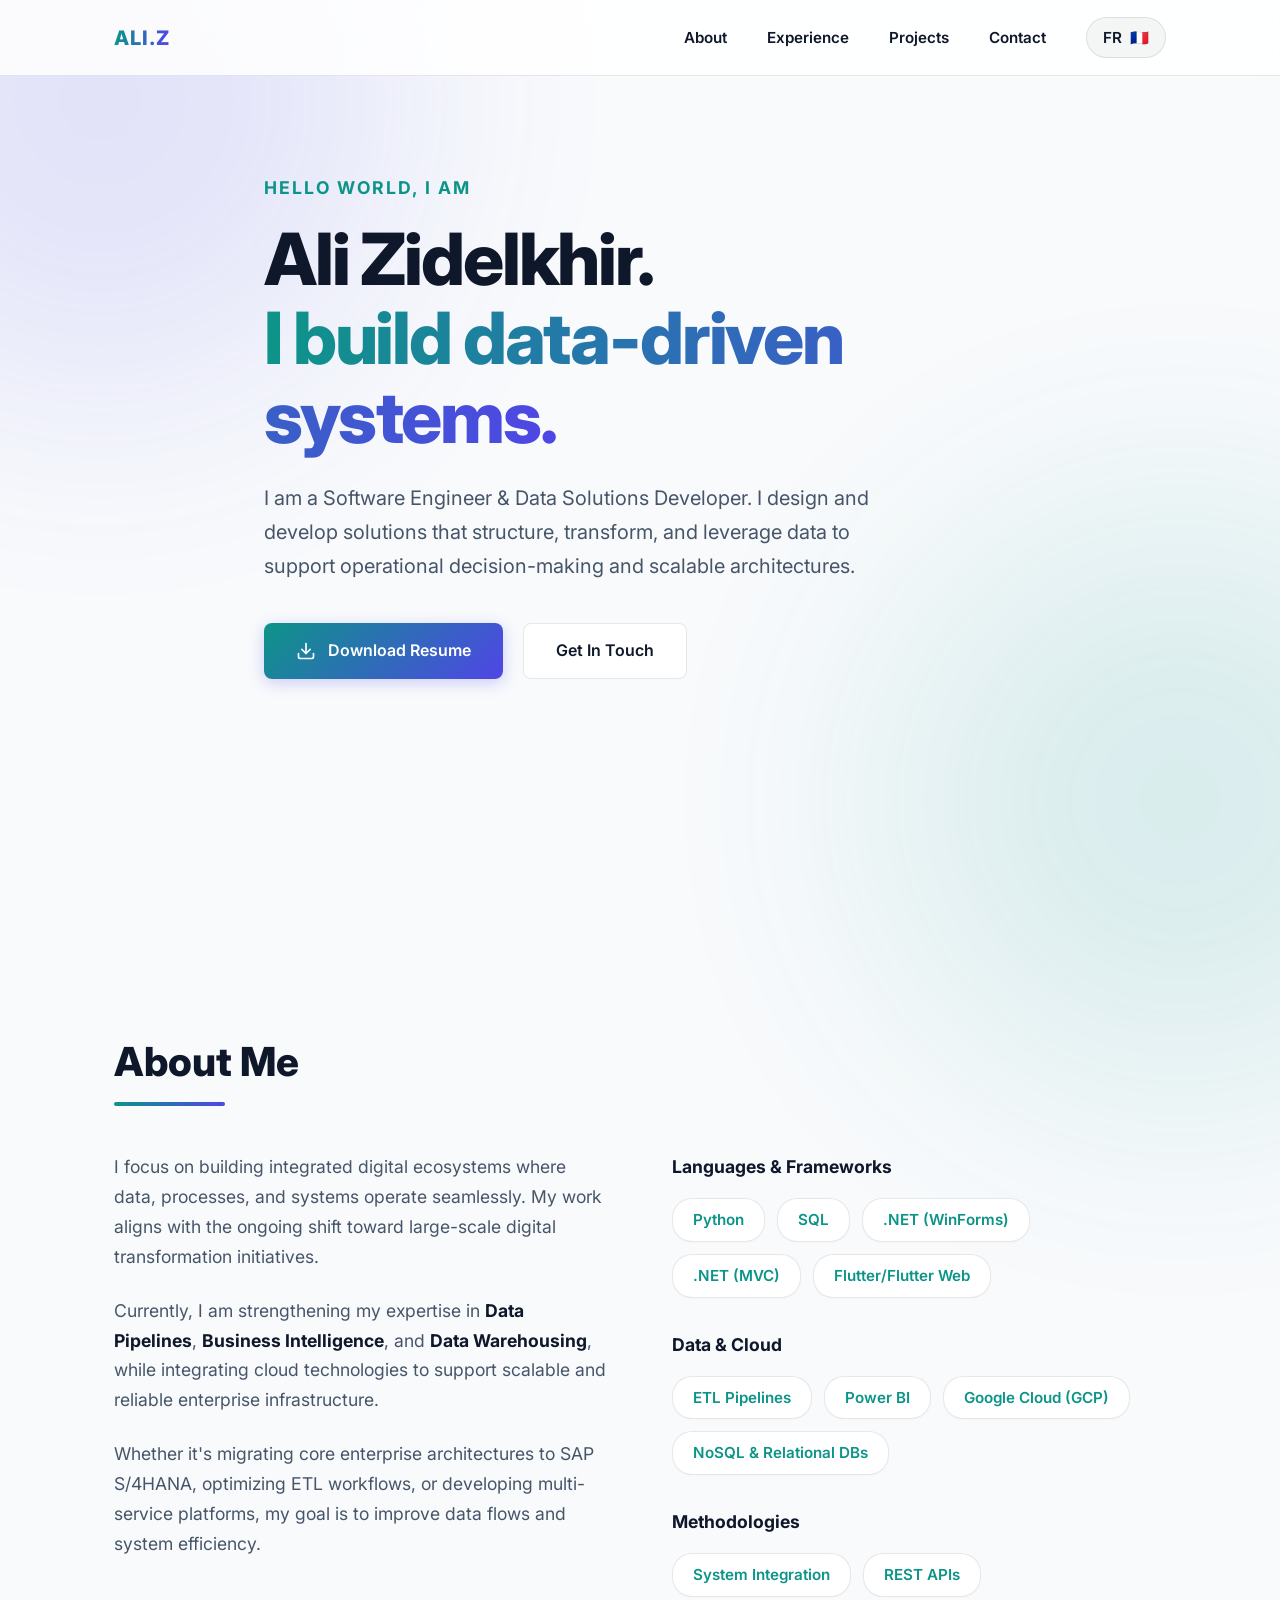
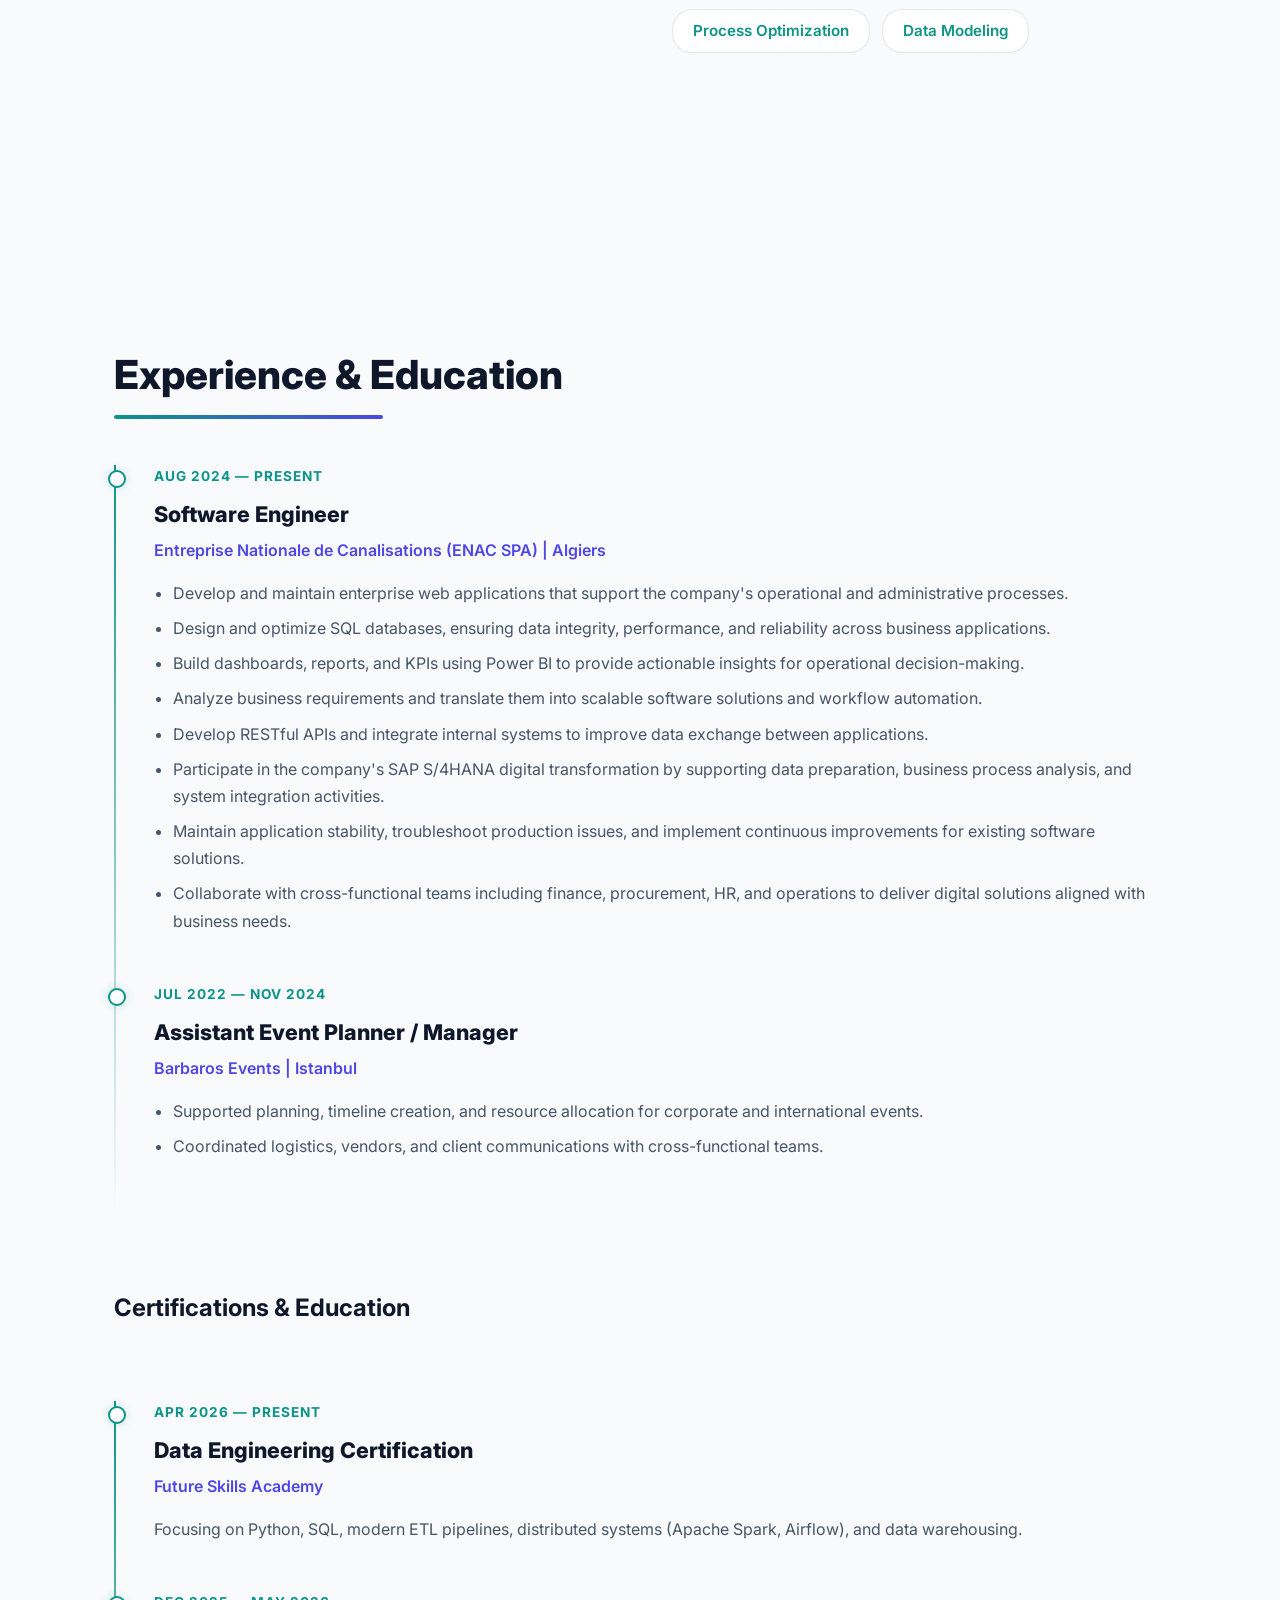
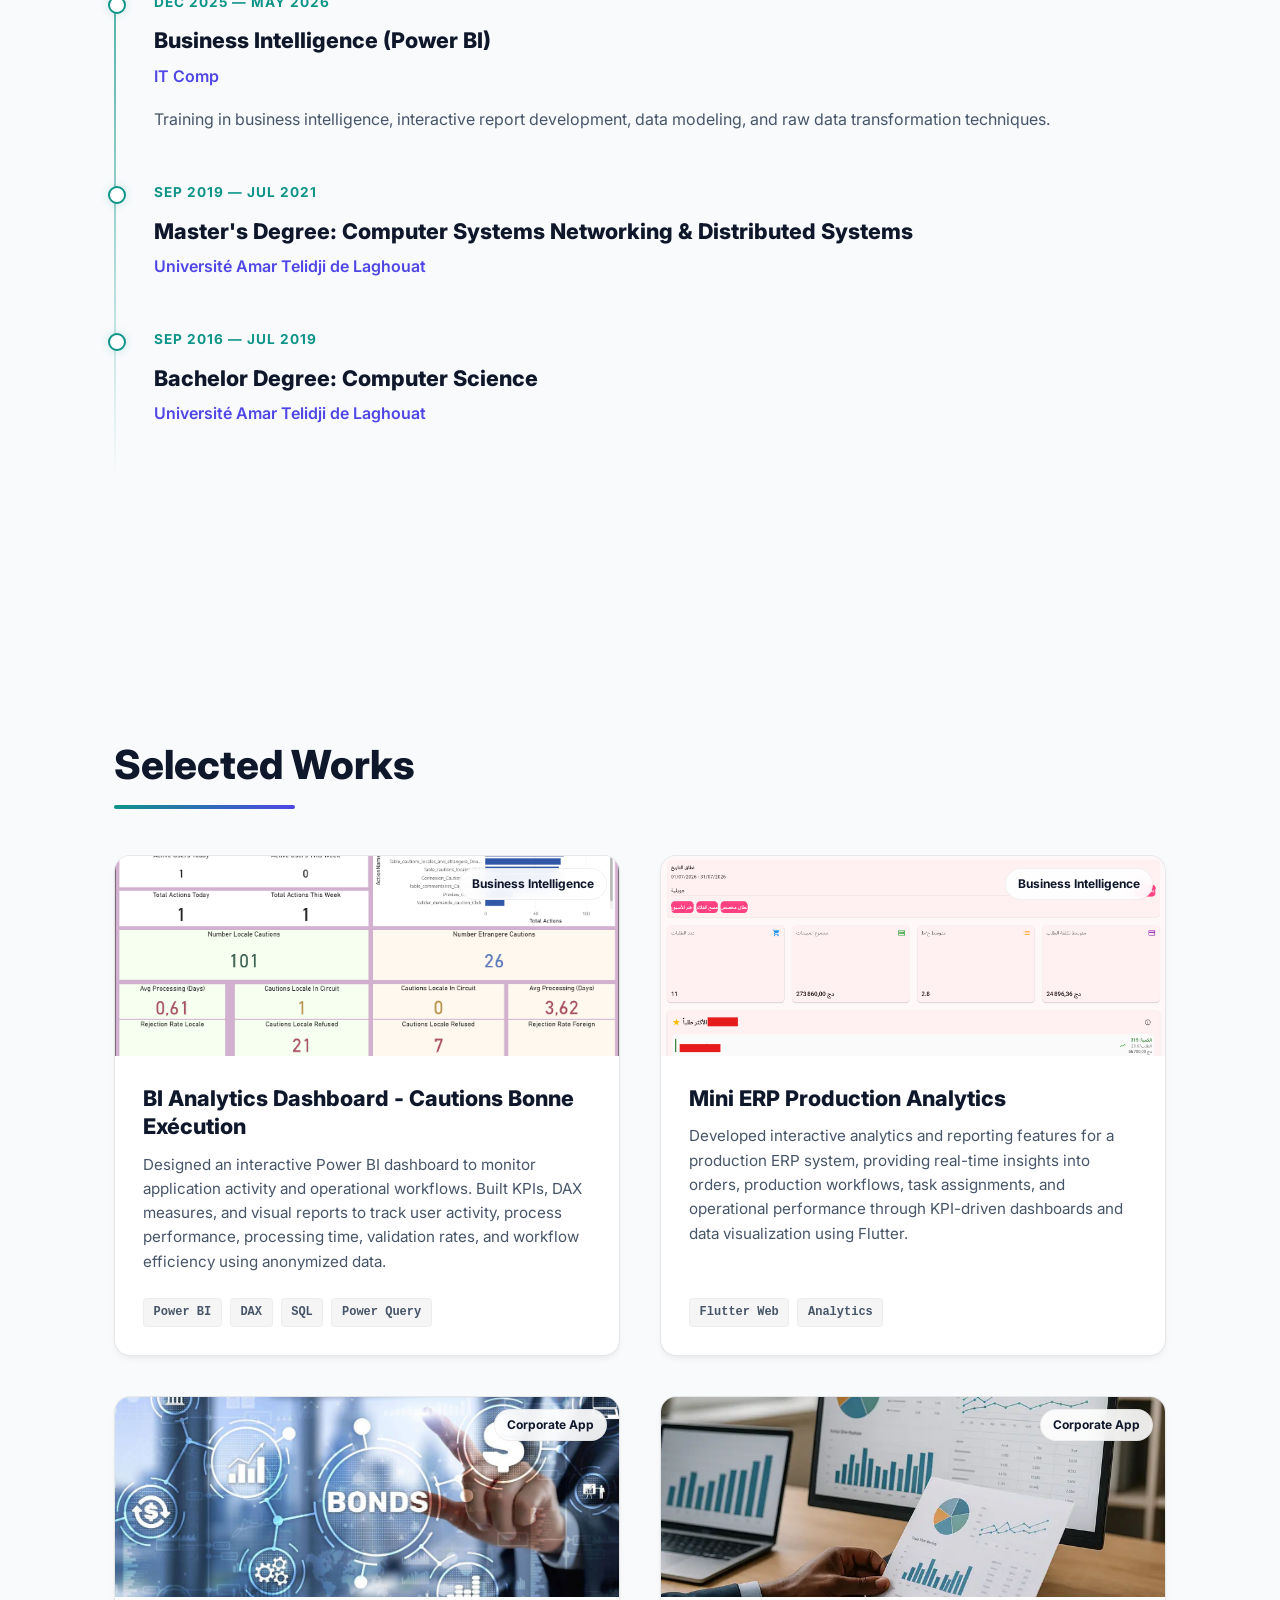
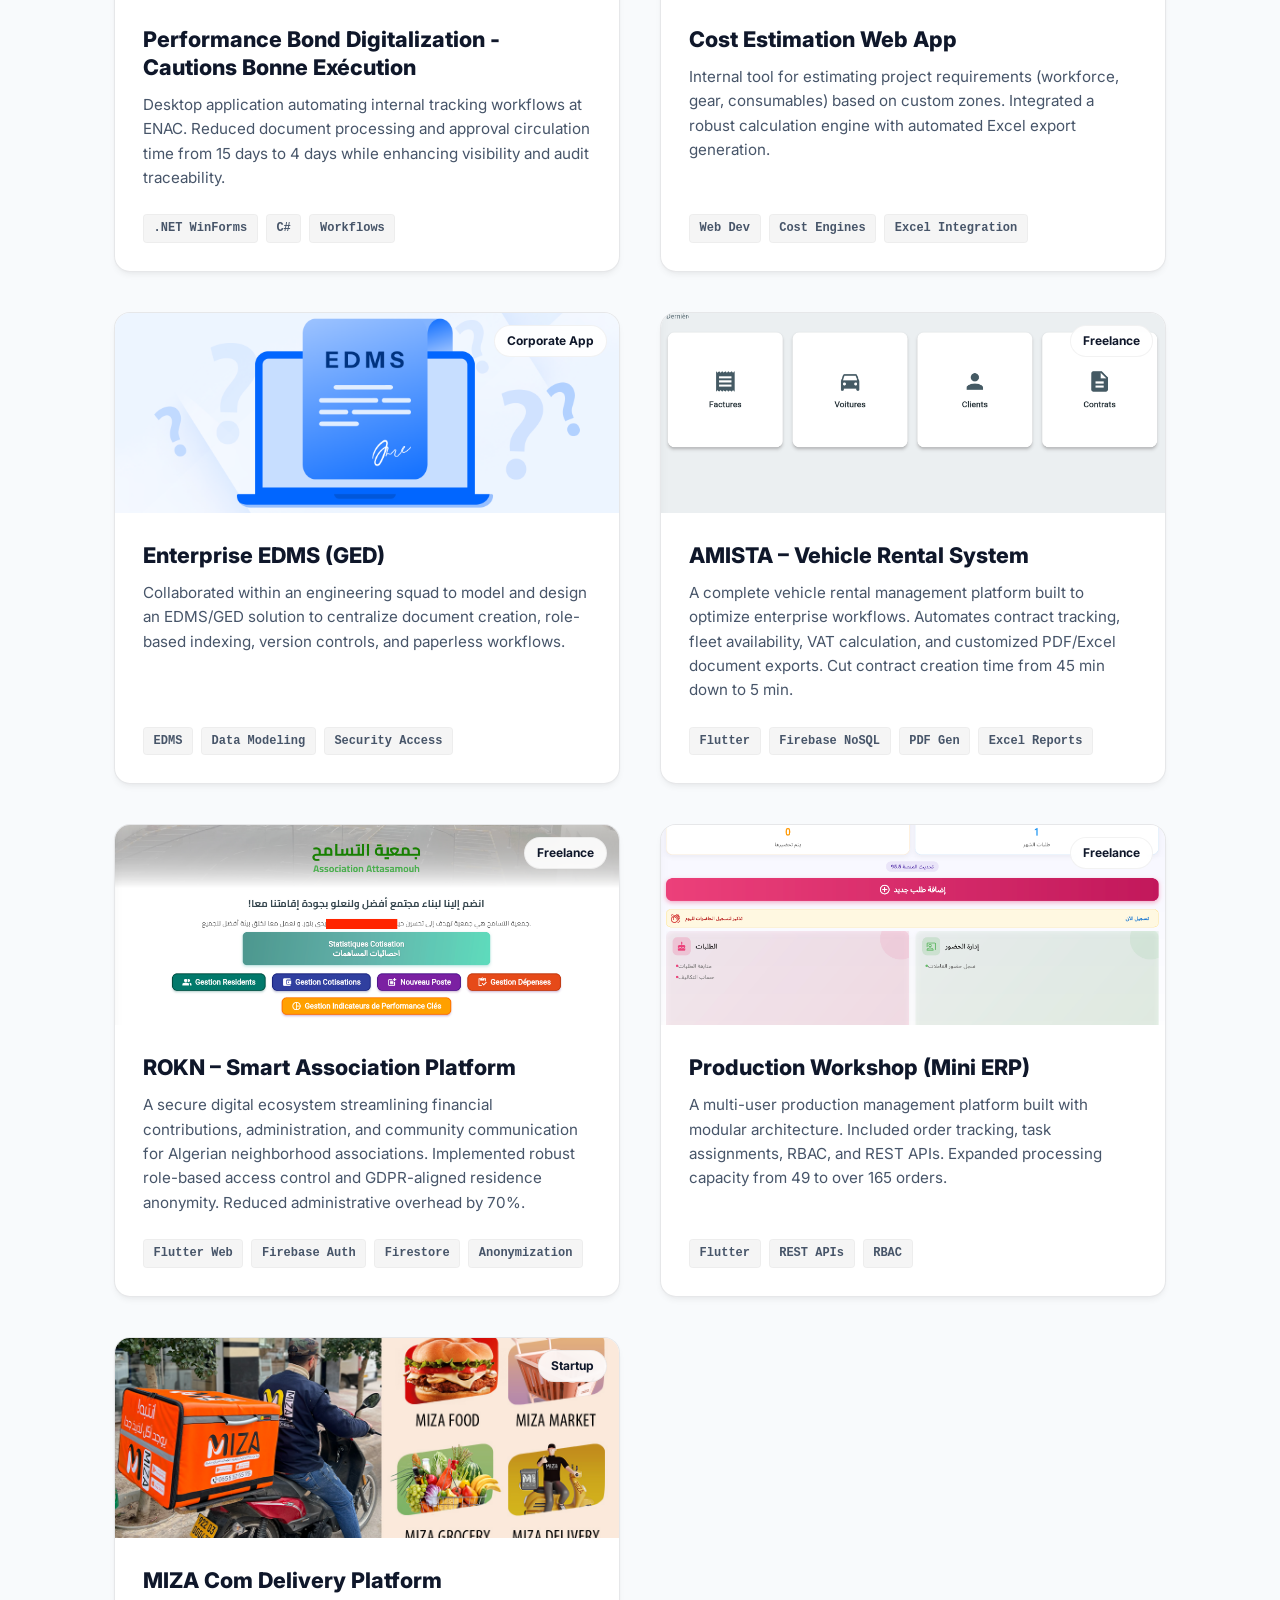
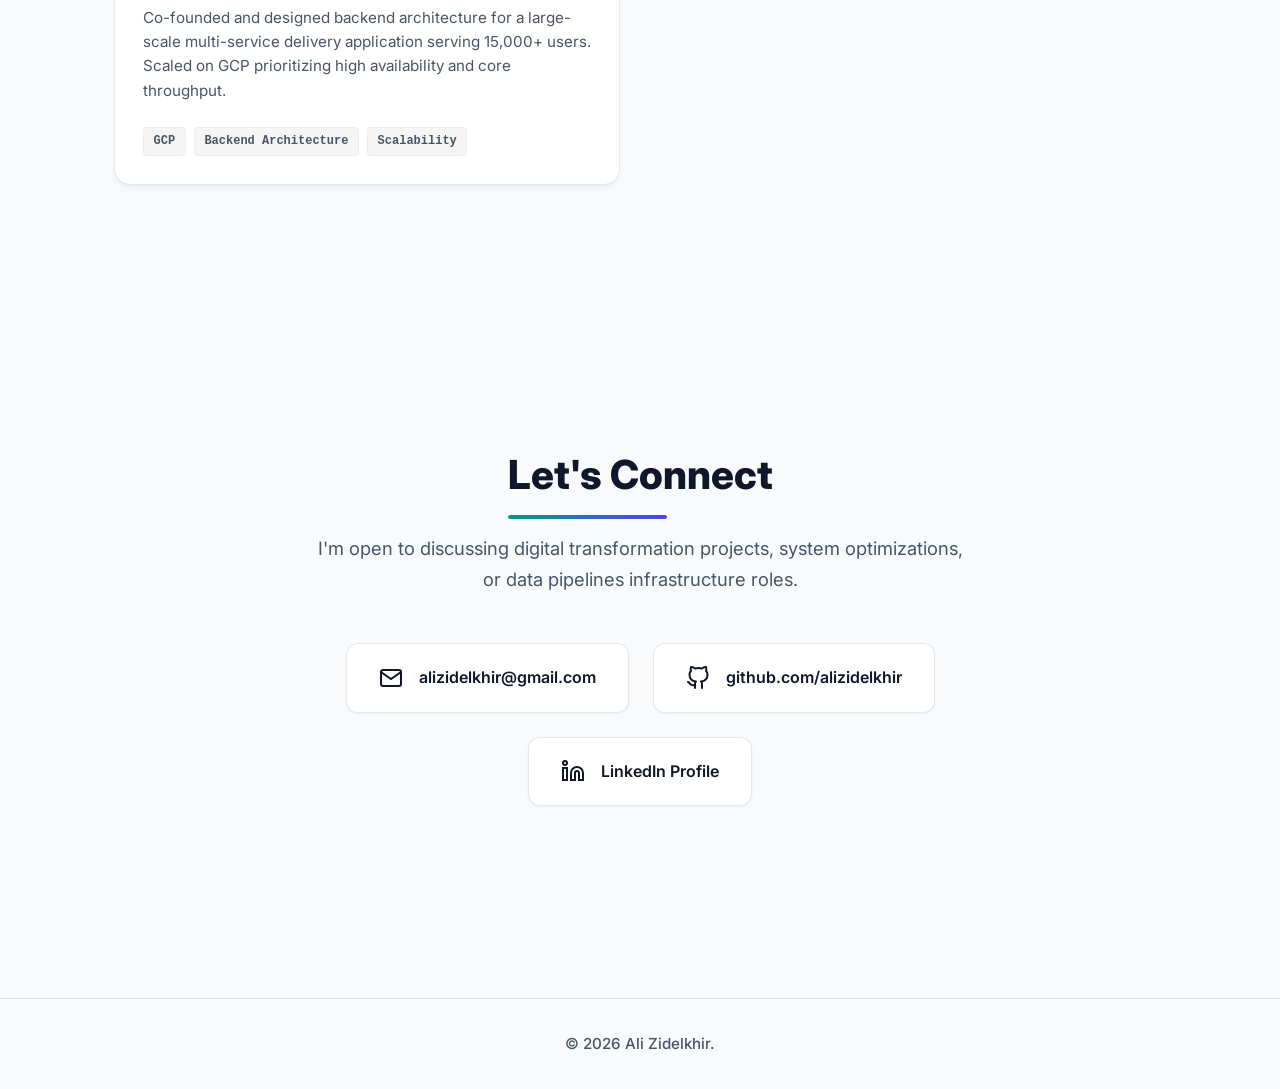
<file: index.html>
<!DOCTYPE html>
<html lang="en">
<head>
    <meta charset="UTF-8">
    <meta name="viewport" content="width=device-width, initial-scale=1.0">
    <title>Ali Zidelkhir | Software & Data Engineer</title>
    <link rel="preconnect" href="https://fonts.googleapis.com">
    <link rel="preconnect" href="https://fonts.gstatic.com" crossorigin>
    <link href="https://fonts.googleapis.com/css2?family=Inter:wght@300;400;500;600;700;800&display=swap" rel="stylesheet">
    <link rel="stylesheet" href="style.css">
</head>
<body>

    <!-- HEADER & NAVIGATION -->
    <header>
        <div class="container nav-container">
            <div class="logo"><a href="#hero">Ali.Z</a></div>
            <nav>
                <ul class="nav-links">
                    <li><a href="#about">About</a></li>
                    <li><a href="#experience">Experience</a></li>
                    <li><a href="#projects">Projects</a></li>
                    <li><a href="#contact">Contact</a></li>
                    <li class="lang-li">
                        <a href="index-fr.html" class="lang-switch">
                            <span>FR</span> 🇫🇷
                        </a>
                    </li>
                </ul>
            </nav>
        </div>
    </header>

    <!-- HERO SECTION -->
    <section id="hero" class="hero">
        <div class="container hero-content">
            <span class="greeting">Hello World, I am</span>
            <h1>Ali Zidelkhir. <br><span>I build data-driven systems.</span></h1>
            <p>I am a Software Engineer & Data Solutions Developer. I design and develop solutions that structure, transform, and leverage data to support operational decision-making and scalable architectures.</p>
            
            <div class="btn-group">
                <a href="assets/cv-en.pdf" class="btn btn-primary" download="Ali_Zidelkhir_CV_EN.pdf">
                    <svg width="20" height="20" viewBox="0 0 24 24" fill="none" stroke="currentColor" stroke-width="2" stroke-linecap="round" stroke-linejoin="round"><path d="M21 15v4a2 2 0 0 1-2 2H5a2 2 0 0 1-2-2v-4"></path><polyline points="7 10 12 15 17 10"></polyline><line x1="12" y1="15" x2="12" y2="3"></line></svg>
                    Download Resume
                </a>
                <a href="#contact" class="btn btn-secondary">Get In Touch</a>
            </div>
        </div>
    </section>

    <!-- ABOUT SECTION -->
    <section id="about">
        <div class="container">
            <h2 class="section-title">About Me</h2>
            <div class="about-wrapper">
                <div class="about-text">
                    <p>I focus on building integrated digital ecosystems where data, processes, and systems operate seamlessly. My work aligns with the ongoing shift toward large-scale digital transformation initiatives.</p>
                    <p>Currently, I am strengthening my expertise in <strong>Data Pipelines</strong>, <strong>Business Intelligence</strong>, and <strong>Data Warehousing</strong>, while integrating cloud technologies to support scalable and reliable enterprise infrastructure.</p>
                    <p>Whether it's migrating core enterprise architectures to SAP S/4HANA, optimizing ETL workflows, or developing multi-service platforms, my goal is to improve data flows and system efficiency.</p>
                </div>
                
                <div class="about-skills">
                    <div class="skills-group">
                        <h3>Languages & Frameworks</h3>
                        <div class="skills-tags">
                            <span class="skill-tag">Python</span>
                            <span class="skill-tag">SQL</span>
                            <span class="skill-tag">.NET (WinForms)</span>
                            <span class="skill-tag">.NET (MVC)</span>
                            <span class="skill-tag">Flutter/Flutter Web</span> 
                        </div>
                    </div>
                    
                    <div class="skills-group">
                        <h3>Data & Cloud</h3>
                        <div class="skills-tags">
                            <span class="skill-tag">ETL Pipelines</span>
                            <span class="skill-tag">Power BI</span> 
                            <span class="skill-tag">Google Cloud (GCP)</span>
                            <span class="skill-tag">NoSQL & Relational DBs</span>
                        </div>
                    </div>

                    <div class="skills-group">
                        <h3>Methodologies</h3>
                        <div class="skills-tags">
                            <span class="skill-tag">System Integration</span>
                            <span class="skill-tag">REST APIs</span>
                            <span class="skill-tag">Process Optimization</span>
                            <span class="skill-tag">Data Modeling</span>
                        </div>
                    </div>
                </div>
            </div>
        </div>
    </section>

    <!-- EXPERIENCE & EDUCATION SECTION -->
    <section id="experience">
        <div class="container">
            <h2 class="section-title">Experience & Education</h2>
            
            <div class="timeline-container">
                
                <div class="timeline">
                    <!-- ENAC -->
                    <!-- ENAC -->
                    <div class="timeline-item">
                        <span class="timeline-date">Aug 2024 — Present</span>
                        <h3 class="timeline-title">Software Engineer</h3>
                        <div class="timeline-company">Entreprise Nationale de Canalisations (ENAC SPA) | Algiers</div>
                        <div class="timeline-desc">
                            <ul>
                                <li>Develop and maintain enterprise web applications that support the company's operational and administrative processes.</li>
                                <li>Design and optimize SQL databases, ensuring data integrity, performance, and reliability across business applications.</li>
                                <li>Build dashboards, reports, and KPIs using Power BI to provide actionable insights for operational decision-making.</li>
                                <li>Analyze business requirements and translate them into scalable software solutions and workflow automation.</li>
                                <li>Develop RESTful APIs and integrate internal systems to improve data exchange between applications.</li>
                                <li>Participate in the company's SAP S/4HANA digital transformation by supporting data preparation, business process analysis, and system integration activities.</li>
                                <li>Maintain application stability, troubleshoot production issues, and implement continuous improvements for existing software solutions.</li>
                                <li>Collaborate with cross-functional teams including finance, procurement, HR, and operations to deliver digital solutions aligned with business needs.</li>
                            </ul>
                        </div>
                    </div>

                    <!-- Barbaros -->
                    <div class="timeline-item">
                        <span class="timeline-date">Jul 2022 — Nov 2024</span>
                        <h3 class="timeline-title">Assistant Event Planner / Manager</h3>
                        <div class="timeline-company">Barbaros Events | Istanbul</div>
                        <div class="timeline-desc">
                            <ul>
                                <li>Supported planning, timeline creation, and resource allocation for corporate and international events.</li>
                                <li>Coordinated logistics, vendors, and client communications with cross-functional teams.</li>
                            </ul>
                        </div>
                    </div>
                </div>

                <h3 style="font-size: 1.5rem; color: var(--text-main); margin-top: 2rem; margin-bottom: 1.5rem;">Certifications & Education</h3>
                
                <div class="timeline">
                    <!-- Data Engineering -->
                    <div class="timeline-item">
                        <span class="timeline-date">Apr 2026 — Present</span>
                        <h3 class="timeline-title">Data Engineering Certification</h3>
                        <div class="timeline-company">Future Skills Academy</div>
                        <div class="timeline-desc">Focusing on Python, SQL, modern ETL pipelines, distributed systems (Apache Spark, Airflow), and data warehousing.</div>
                    </div>

                    <!-- BI -->
                    <div class="timeline-item">
                        <span class="timeline-date">Dec 2025 — May 2026</span>
                        <h3 class="timeline-title">Business Intelligence (Power BI)</h3>
                        <div class="timeline-company">IT Comp</div>
                        <div class="timeline-desc">Training in business intelligence, interactive report development, data modeling, and raw data transformation techniques.</div>
                    </div>

                    <!-- Master -->
                    <div class="timeline-item">
                        <span class="timeline-date">Sep 2019 — Jul 2021</span>
                        <h3 class="timeline-title">Master's Degree: Computer Systems Networking & Distributed Systems</h3>
                        <div class="timeline-company">Université Amar Telidji de Laghouat</div>
                    </div>
                     
                    <div class="timeline-item">
                        <span class="timeline-date">Sep 2016 — Jul 2019</span>
                        <h3 class="timeline-title">Bachelor Degree: Computer Science</h3>
                        <div class="timeline-company">Université Amar Telidji de Laghouat</div>
                    </div>
                </div>

            </div>
        </div>
    </section>

    <!-- PROJECTS SECTION -->
    <section id="projects">
        <div class="container">
            <h2 class="section-title">Selected Works</h2>
            
            <div class="projects-grid">
                
                <!-- Project: Power BI Analytics Dashboard -->
                <div class="project-card">
                    <div class="project-img-container">
                        <span class="badge-type">Business Intelligence</span>
                        <img src="assets/bi.png" alt="Power BI Analytics Dashboard" class="project-img">
                    </div>
                    <div class="project-card-body">
                        <h3 class="project-title">BI Analytics Dashboard - Cautions Bonne Exécution</h3>
                        <p class="project-desc">
                            Designed an interactive Power BI dashboard to monitor application activity and operational workflows. Built KPIs, DAX measures, and visual reports to track user activity, process performance, processing time, validation rates, and workflow efficiency using anonymized data.
                        </p>
                        <div class="project-tech">
                            <span>Power BI</span>
                            <span>DAX</span>
                            <span>SQL</span>
                            <span>Power Query</span>
                        </div>
                    </div>
                </div>
                
                <!-- Project: ERP Production Analytics -->
                <div class="project-card">
                    <div class="project-img-container">
                        <span class="badge-type">Business Intelligence</span>
                        <img src="assets/erp.png" alt="ERP Production Analytics Dashboard" class="project-img">
                    </div>
                    <div class="project-card-body">
                        <h3 class="project-title">Mini ERP Production Analytics</h3>
                        <p class="project-desc">
                            Developed interactive analytics and reporting features for a production ERP system, providing real-time insights into orders, production workflows, task assignments, and operational performance through KPI-driven dashboards and data visualization using Flutter.
                        </p>
                        <div class="project-tech"> 
                            <span>Flutter Web</span>  
                            <span>Analytics</span>
                        </div>
                    </div>
                </div>

                <!-- Project 2: Performance Bond -->
                <div class="project-card">
                    <div class="project-img-container">
                        <span class="badge-type">Corporate App</span>
                        <img src="assets/caution.jpg" alt="Performance Bond Digitalization App" class="project-img">
                    </div>
                    <div class="project-card-body">
                        <h3 class="project-title">Performance Bond Digitalization -  Cautions Bonne Exécution</h3>
                        <p class="project-desc">Desktop application automating internal tracking workflows at ENAC. Reduced document processing and approval circulation time from 15 days to 4 days while enhancing visibility and audit traceability.</p>
                        <div class="project-tech">
                            <span>.NET WinForms</span> <span>C#</span> <span>Workflows</span>
                        </div>
                    </div>
                </div>
                                <!-- Project 4: Cost Estimation -->
                <div class="project-card">
                    <div class="project-img-container">
                        <span class="badge-type">Corporate App</span>
                        <img src="assets/estim.jpg" alt="Cost Estimation Web App" class="project-img">
                    </div>
                    <div class="project-card-body">
                        <h3 class="project-title">Cost Estimation Web App</h3>
                        <p class="project-desc">Internal tool for estimating project requirements (workforce, gear, consumables) based on custom zones. Integrated a robust calculation engine with automated Excel export generation.</p>
                        <div class="project-tech">
                            <span>Web Dev</span> <span>Cost Engines</span> <span>Excel Integration</span>
                        </div>
                    </div>
                </div>

                <!-- Project 5: Enterprise EDMS -->
                <div class="project-card">
                    <div class="project-img-container">
                        <span class="badge-type">Corporate App</span>
                        <img src="assets/edms.jpg" alt="Enterprise EDMS solution" class="project-img">
                    </div>
                    <div class="project-card-body">
                        <h3 class="project-title">Enterprise EDMS (GED)</h3>
                        <p class="project-desc">Collaborated within an engineering squad to model and design an EDMS/GED solution to centralize document creation, role-based indexing, version controls, and paperless workflows.</p>
                        <div class="project-tech">
                            <span>EDMS</span> <span>Data Modeling</span> <span>Security Access</span>
                        </div>
                    </div>
                </div>

                
                <!-- Project: AMISTA (New Freelance & Prize Winning) -->
                <div class="project-card">
                    <div class="project-img-container"> 
                        <span class="badge-type">Freelance</span>
                        <img src="assets/amis.jpg" alt="AMISTA vehicle management platform" class="project-img">
                    </div>
                    <div class="project-card-body">
                        <h3 class="project-title">AMISTA – Vehicle Rental System</h3>
                        <p class="project-desc">A complete vehicle rental management platform built to optimize enterprise workflows. Automates contract tracking, fleet availability, VAT calculation, and customized PDF/Excel document exports. Cut contract creation time from 45 min down to 5 min.</p>
                        <div class="project-tech">
                            <span>Flutter</span> <span>Firebase NoSQL</span> <span>PDF Gen</span> <span>Excel Reports</span>
                        </div>
                    </div>
                </div>

                <!-- Project: ROKN (New Freelance & Prize Winning) -->
                <div class="project-card">
                    <div class="project-img-container"> 
                        <span class="badge-type">Freelance</span>
                        <img src="assets/rokn.jpg" alt="ROKN neighborhood association management platform" class="project-img">
                    </div>
                    <div class="project-card-body">
                        <h3 class="project-title">ROKN – Smart Association Platform</h3>
                        <p class="project-desc">A secure digital ecosystem streamlining financial contributions, administration, and community communication for Algerian neighborhood associations. Implemented robust role-based access control and GDPR-aligned residence anonymity. Reduced administrative overhead by 70%.</p>
                        <div class="project-tech">
                            <span>Flutter Web</span> <span>Firebase Auth</span> <span>Firestore</span> <span>Anonymization</span>
                        </div>
                    </div>
                </div>
                <!-- Project 1: Production Workshop -->
                <div class="project-card">
                    <div class="project-img-container">
                        <span class="badge-type">Freelance</span>
                        <img src="assets/erp.jpg" alt="Production Workshop Management Platform" class="project-img">
                    </div>
                    <div class="project-card-body">
                        <h3 class="project-title">Production Workshop (Mini ERP)</h3>
                        <p class="project-desc">A multi-user production management platform built with modular architecture. Included order tracking, task assignments, RBAC, and REST APIs. Expanded processing capacity from 49 to over 165 orders.</p>
                        <div class="project-tech">
                            <span>Flutter</span> <span>REST APIs</span> <span>RBAC</span>
                        </div>
                    </div>
                </div>

                <!-- Project 3: MIZA Com -->
                <!---https://www.behance.net/gallery/143083665/Miza-Startup-->
                <div class="project-card">
                    <div class="project-img-container">
                        <span class="badge-type">Startup</span>
                        <img src="assets/miza.jpg" alt="MIZA Com Delivery Platform" class="project-img">
                    </div>
                    
                    <div class="project-card-body">
                        <h3 class="project-title">MIZA Com Delivery Platform</h3>
                        <p class="project-desc">Co-founded and designed backend architecture for a large-scale multi-service delivery application serving 15,000+ users. Scaled on GCP prioritizing high availability and core throughput.</p>
                        <div class="project-tech">
                            <span>GCP</span> <span>Backend Architecture</span> <span>Scalability</span>
                        </div>
                    </div>
                </div>


            </div>
        </div>
    </section>

    <!-- CONTACT SECTION -->
    <section id="contact">
        <div class="container contact-section">
            <h2 class="section-title" style="margin-bottom: 1.5rem;">Let's Connect</h2>
            <p>I'm open to discussing digital transformation projects, system optimizations, or data pipelines infrastructure roles.</p>
            
            <div class="contact-cards">
                <a href="mailto:alizidelkhir@gmail.com" class="contact-card">
                    <svg width="24" height="24" fill="none" stroke="currentColor" stroke-width="2" viewBox="0 0 24 24"><path d="M4 4h16c1.1 0 2 .9 2 2v12c0 1.1-.9 2-2 2H4c-1.1 0-2-.9-2-2V6c0-1.1.9-2 2-2z"></path><polyline points="22,6 12,13 2,6"></polyline></svg>
                    alizidelkhir@gmail.com
                </a>
                <a href="https://github.com/alizidelkhir" target="_blank" class="contact-card">
                    <svg width="24" height="24" fill="none" stroke="currentColor" stroke-width="2" stroke-linecap="round" stroke-linejoin="round" viewBox="0 0 24 24">
                        <path d="M9 19c-5 1.5-5-2.5-7-3m14 6v-3.87a3.37 3.37 0 0 0-.94-2.61c3.14-.35 6.44-1.54 6.44-7A5.44 5.44 0 0 0 20 4.77 5.07 5.07 0 0 0 19.91 1S18.73.65 16 2.48a13.38 13.38 0 0 0-7 0C6.27.65 5.09 1 5.09 1A5.07 5.07 0 0 0 5 4.77a5.44 5.44 0 0 0-1.5 3.78c0 5.42 3.3 6.61 6.44 7A3.37 3.37 0 0 0 9 18.13V22"></path>
                    </svg>
                    github.com/alizidelkhir
                </a>
                <a href="https://linkedin.com/in/ali-zidelkhir" target="_blank" class="contact-card">
                    <svg width="24" height="24" fill="none" stroke="currentColor" stroke-width="2" viewBox="0 0 24 24"><path d="M16 8a6 6 0 0 1 6 6v7h-4v-7a2 2 0 0 0-2-2 2 2 0 0 0-2 2v7h-4v-7a6 6 0 0 1 6-6z"></path><rect x="2" y="9" width="4" height="12"></rect><circle cx="4" cy="4" r="2"></circle></svg>
                    LinkedIn Profile
                </a>
            </div>
        </div>
    </section>

    <footer>
        <div class="container">
            <p>&copy; 2026 Ali Zidelkhir.</p>
        </div>
    </footer>

</body>
</html>
</file>
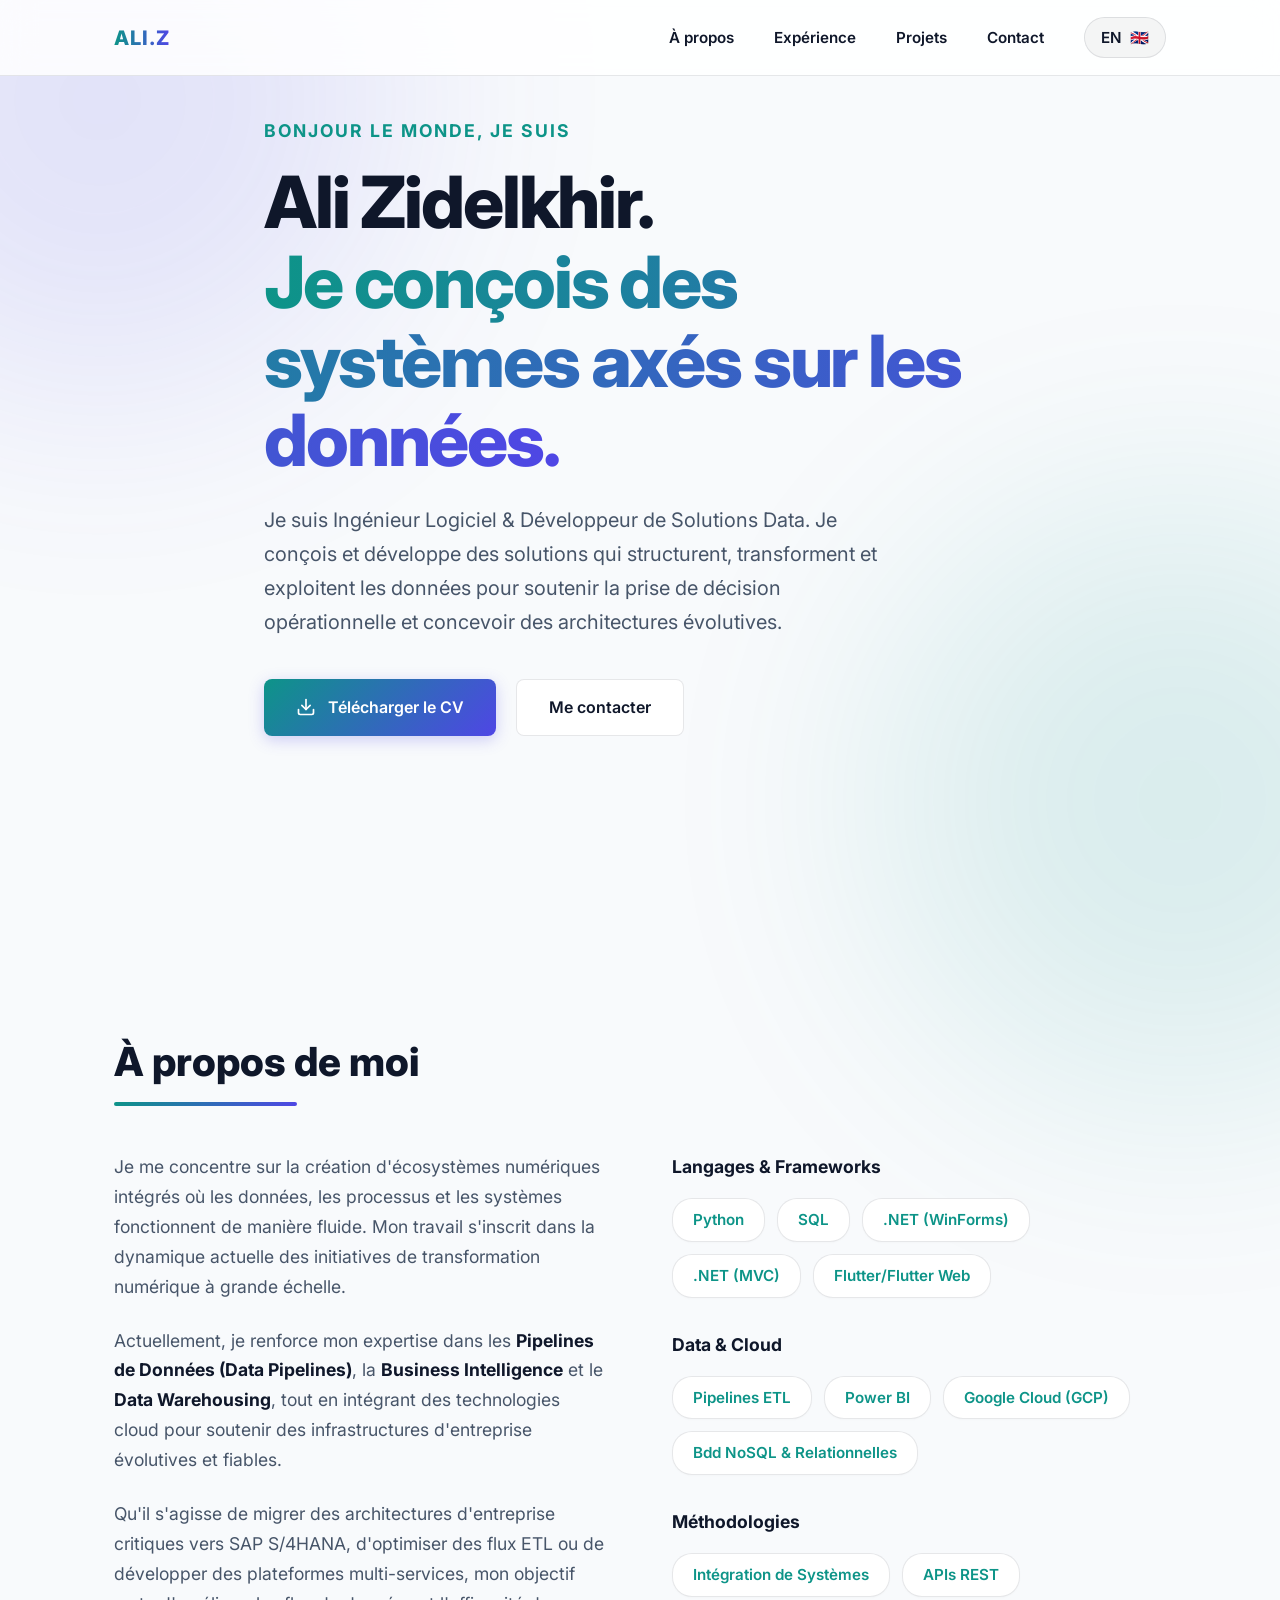
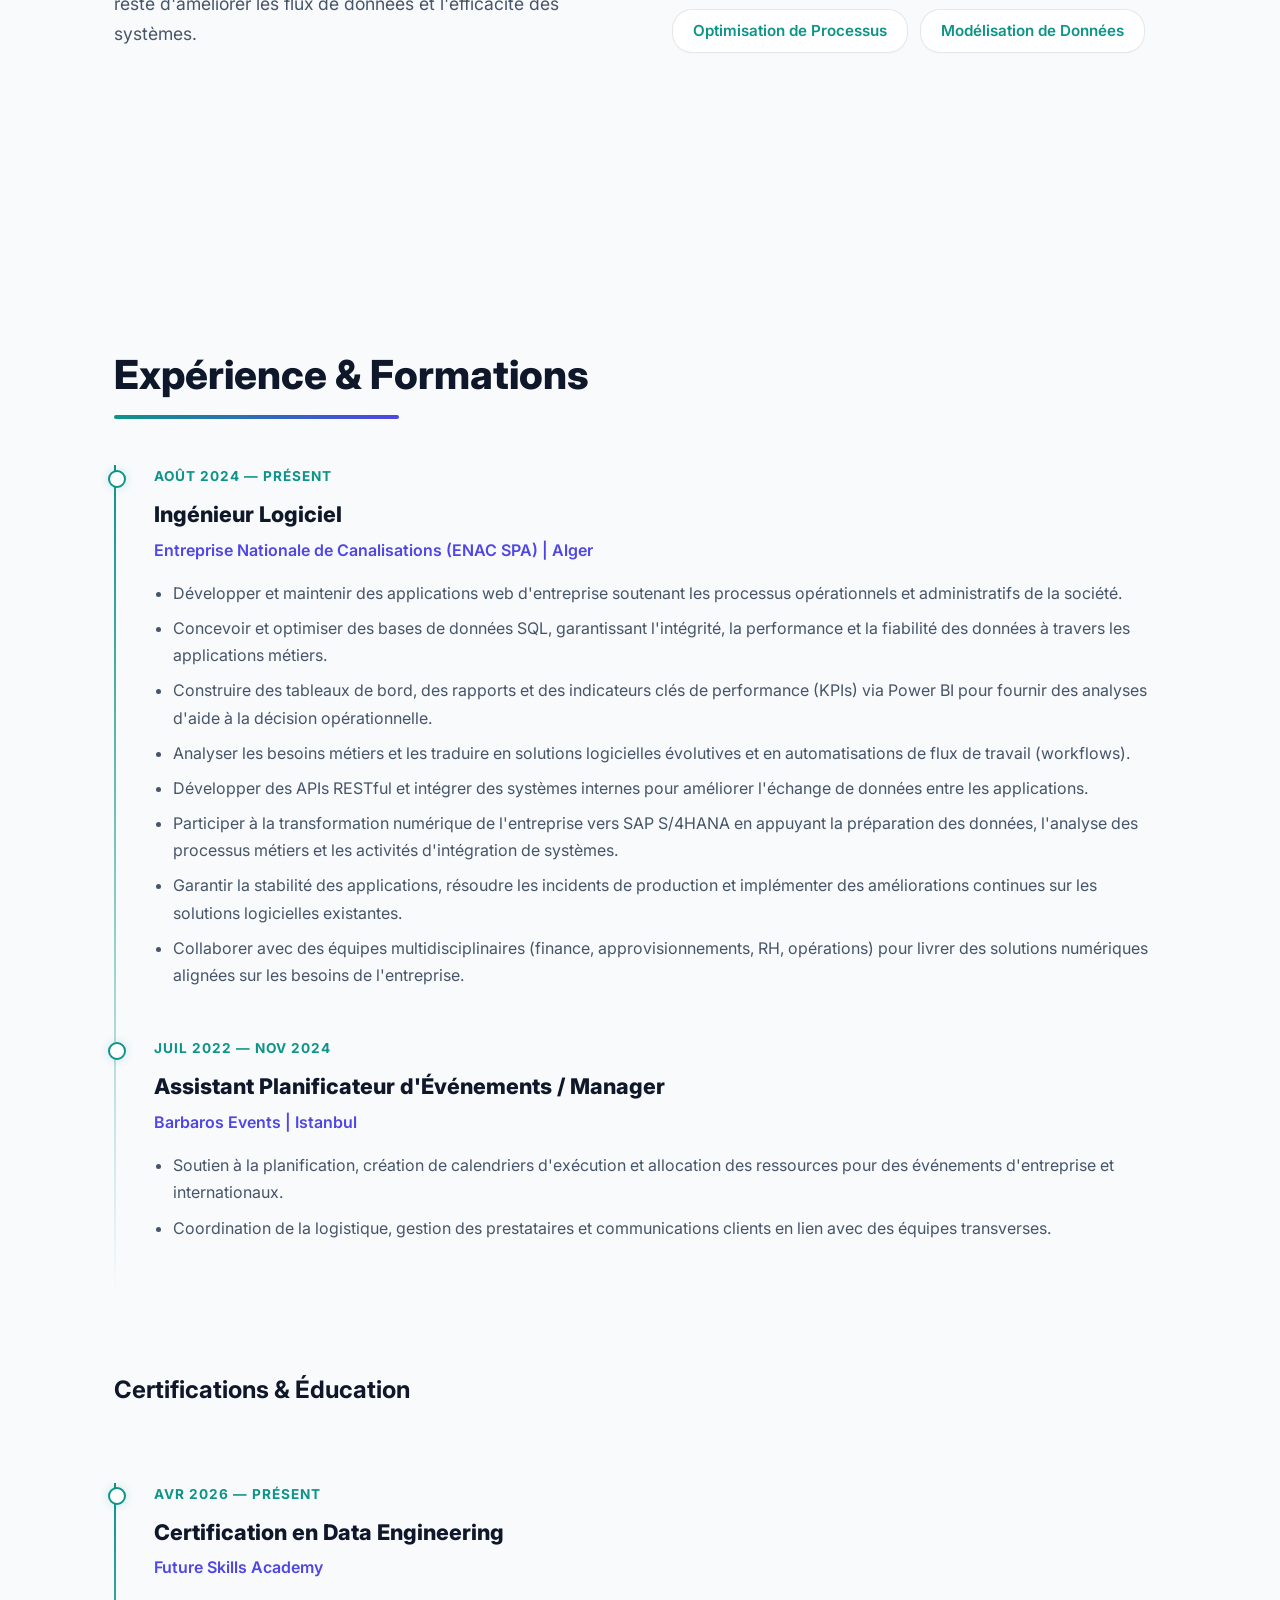
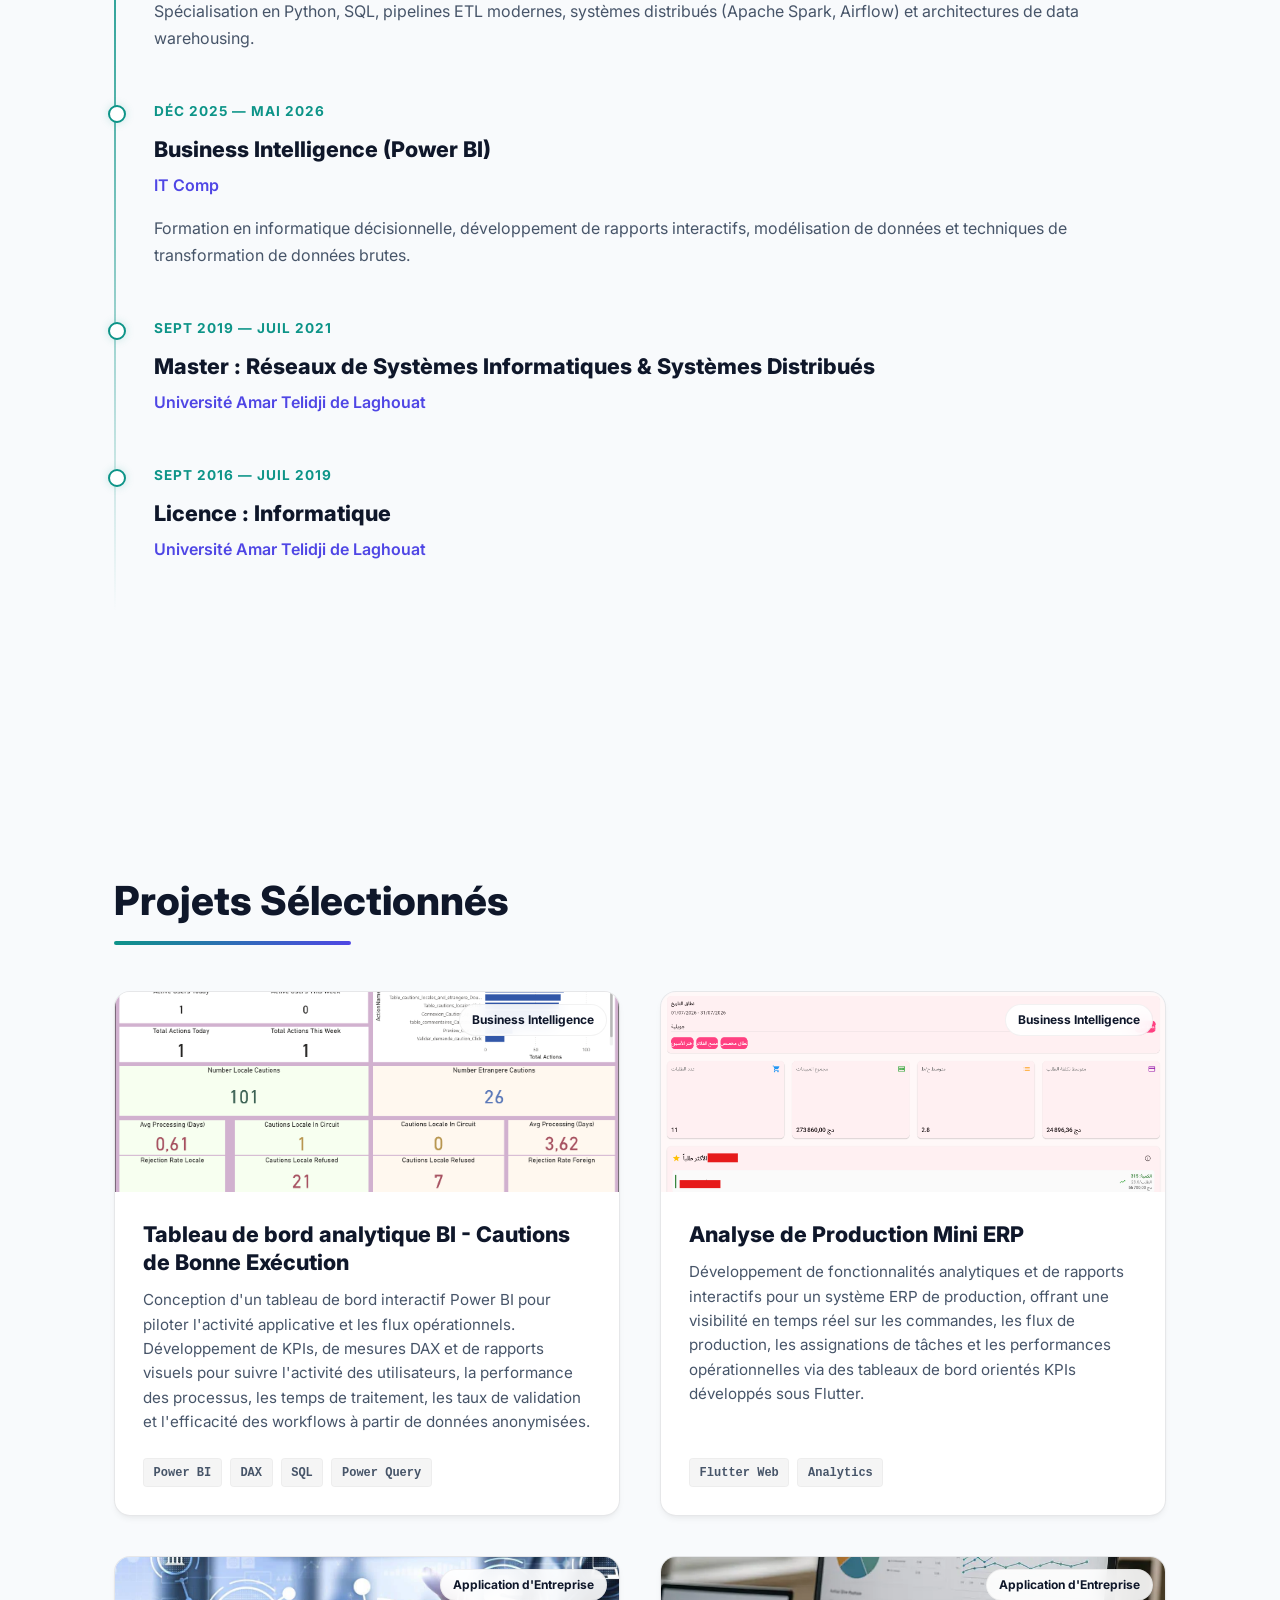
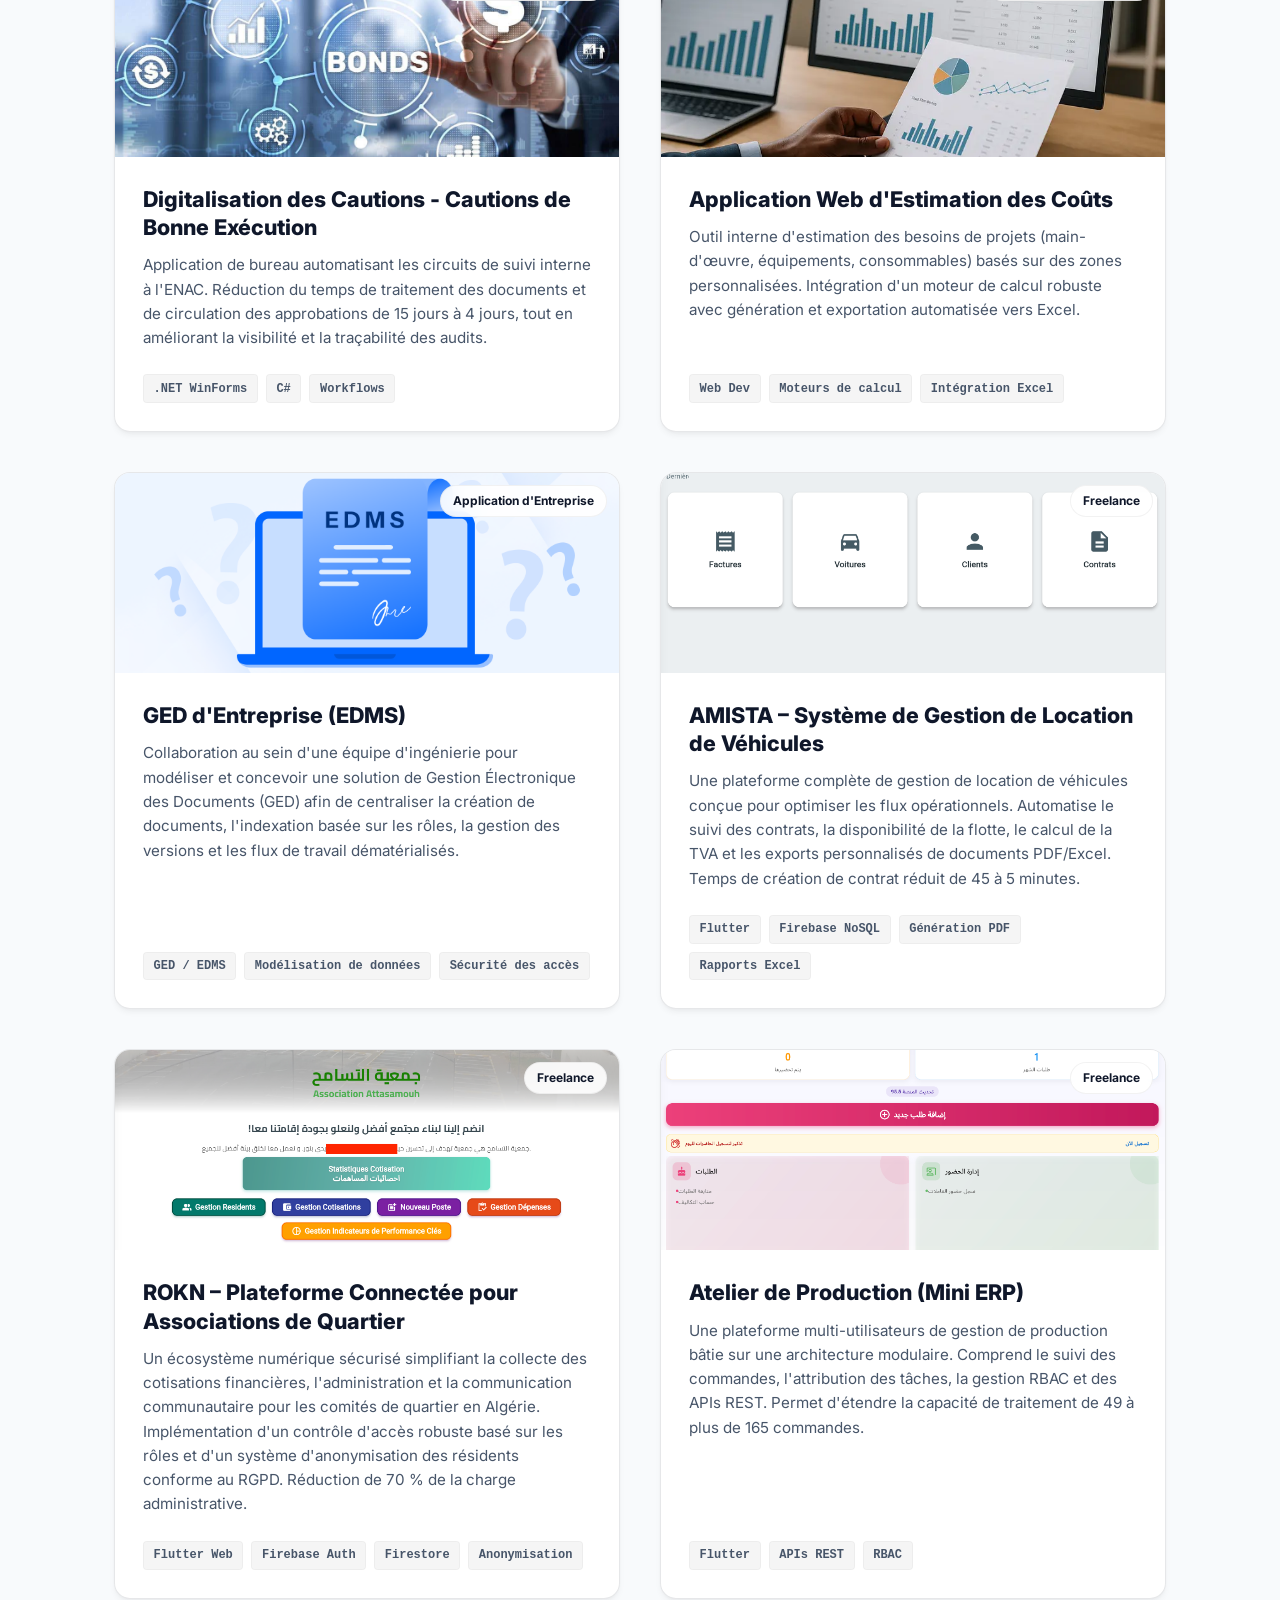
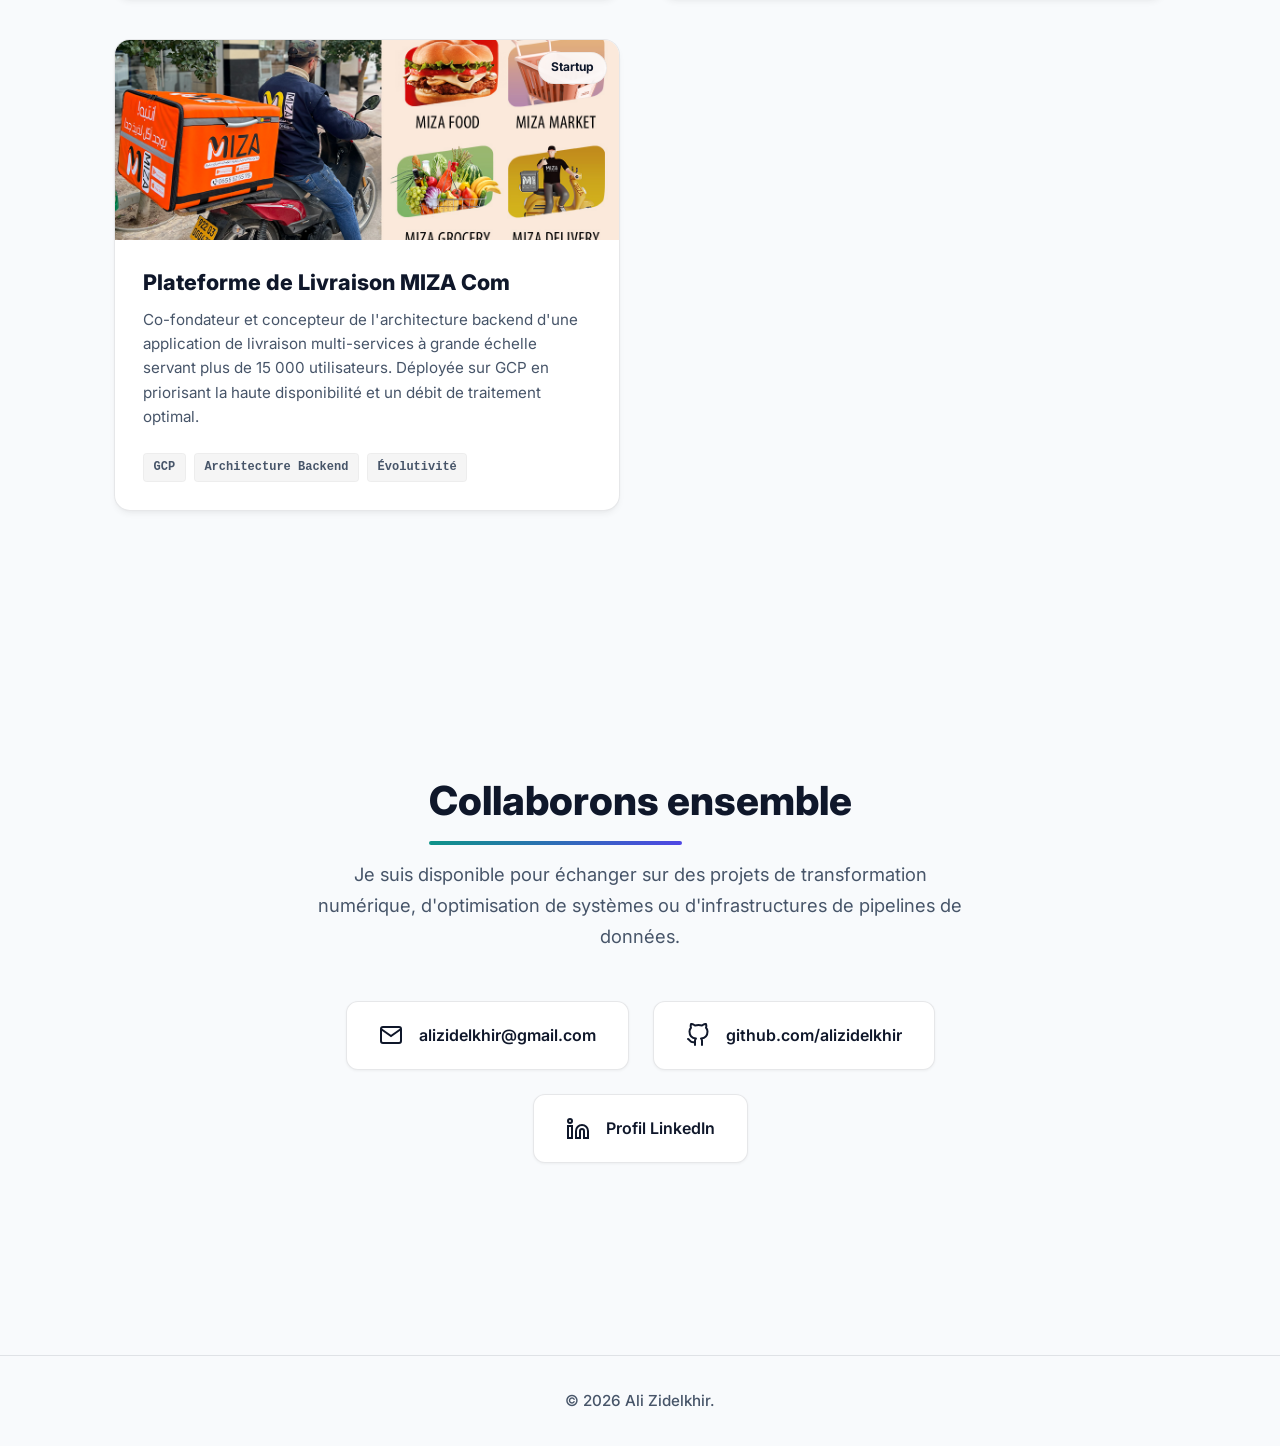
<file: index-fr.html>
<!DOCTYPE html>
<html lang="fr">
<head>
    <meta charset="UTF-8">
    <meta name="viewport" content="width=device-width, initial-scale=1.0">
    <title>Ali Zidelkhir | Ingénieur Logiciel & Data</title>
    <link rel="preconnect" href="https://fonts.googleapis.com">
    <link rel="preconnect" href="https://fonts.gstatic.com" crossorigin>
    <link href="https://fonts.googleapis.com/css2?family=Inter:wght@300;400;500;600;700;800&display=swap" rel="stylesheet">
    <link rel="stylesheet" href="style.css">
</head>
<body>

    <!-- HEADER & NAVIGATION -->
    <header>
        <div class="container nav-container">
            <div class="logo"><a href="#hero">Ali.Z</a></div>
            <nav>
                <ul class="nav-links">
                    <li><a href="#about">À propos</a></li>
                    <li><a href="#experience">Expérience</a></li>
                    <li><a href="#projects">Projets</a></li>
                    <li><a href="#contact">Contact</a></li>
                    <li class="lang-li">
                        <a href="index.html" class="lang-switch">
                            <span>EN</span> 🇬🇧
                        </a>
                    </li>
                </ul>
            </nav>
        </div>
    </header>

    <!-- HERO SECTION -->
    <section id="hero" class="hero">
        <div class="container hero-content">
            <span class="greeting">Bonjour le monde, je suis</span>
            <h1>Ali Zidelkhir. <br><span>Je conçois des systèmes axés sur les données.</span></h1>
            <p>Je suis Ingénieur Logiciel & Développeur de Solutions Data. Je conçois et développe des solutions qui structurent, transforment et exploitent les données pour soutenir la prise de décision opérationnelle et concevoir des architectures évolutives.</p>
            
            <div class="btn-group">
                <a href="assets/cv-fr.pdf" class="btn btn-primary" download="Ali_Zidelkhir_CV_FR.pdf">
                    <svg width="20" height="20" viewBox="0 0 24 24" fill="none" stroke="currentColor" stroke-width="2" stroke-linecap="round" stroke-linejoin="round"><path d="M21 15v4a2 2 0 0 1-2 2H5a2 2 0 0 1-2-2v-4"></path><polyline points="7 10 12 15 17 10"></polyline><line x1="12" y1="15" x2="12" y2="3"></line></svg>
                    Télécharger le CV
                </a>
                <a href="#contact" class="btn btn-secondary">Me contacter</a>
            </div>
        </div>
    </section>

    <!-- ABOUT SECTION -->
    <section id="about">
        <div class="container">
            <h2 class="section-title">À propos de moi</h2>
            <div class="about-wrapper">
                <div class="about-text">
                    <p>Je me concentre sur la création d'écosystèmes numériques intégrés où les données, les processus et les systèmes fonctionnent de manière fluide. Mon travail s'inscrit dans la dynamique actuelle des initiatives de transformation numérique à grande échelle.</p>
                    <p>Actuellement, je renforce mon expertise dans les <strong>Pipelines de Données (Data Pipelines)</strong>, la <strong>Business Intelligence</strong> et le <strong>Data Warehousing</strong>, tout en intégrant des technologies cloud pour soutenir des infrastructures d'entreprise évolutives et fiables.</p>
                    <p>Qu'il s'agisse de migrer des architectures d'entreprise critiques vers SAP S/4HANA, d'optimiser des flux ETL ou de développer des plateformes multi-services, mon objectif reste d'améliorer les flux de données et l'efficacité des systèmes.</p>
                </div>
                
                <div class="about-skills">
                    <div class="skills-group">
                        <h3>Langages & Frameworks</h3>
                        <div class="skills-tags">
                            <span class="skill-tag">Python</span>
                            <span class="skill-tag">SQL</span>
                            <span class="skill-tag">.NET (WinForms)</span>
                            <span class="skill-tag">.NET (MVC)</span>
                            <span class="skill-tag">Flutter/Flutter Web</span> 
                        </div>
                    </div>
                    
                    <div class="skills-group">
                        <h3>Data & Cloud</h3>
                        <div class="skills-tags">
                            <span class="skill-tag">Pipelines ETL</span>
                            <span class="skill-tag">Power BI</span> 
                            <span class="skill-tag">Google Cloud (GCP)</span>
                            <span class="skill-tag">Bdd NoSQL & Relationnelles</span>
                        </div>
                    </div>

                    <div class="skills-group">
                        <h3>Méthodologies</h3>
                        <div class="skills-tags">
                            <span class="skill-tag">Intégration de Systèmes</span>
                            <span class="skill-tag">APIs REST</span>
                            <span class="skill-tag">Optimisation de Processus</span>
                            <span class="skill-tag">Modélisation de Données</span>
                        </div>
                    </div>
                </div>
            </div>
        </div>
    </section>

    <!-- EXPERIENCE & EDUCATION SECTION -->
    <section id="experience">
        <div class="container">
            <h2 class="section-title">Expérience & Formations</h2>
            
            <div class="timeline-container">
                
                <div class="timeline">
                    <!-- ENAC -->
                    <div class="timeline-item">
                        <span class="timeline-date">Août 2024 — Présent</span>
                        <h3 class="timeline-title">Ingénieur Logiciel</h3>
                        <div class="timeline-company">Entreprise Nationale de Canalisations (ENAC SPA) | Alger</div>
                        <div class="timeline-desc">
                            <ul>
                                <li>Développer et maintenir des applications web d'entreprise soutenant les processus opérationnels et administratifs de la société.</li>
                                <li>Concevoir et optimiser des bases de données SQL, garantissant l'intégrité, la performance et la fiabilité des données à travers les applications métiers.</li>
                                <li>Construire des tableaux de bord, des rapports et des indicateurs clés de performance (KPIs) via Power BI pour fournir des analyses d'aide à la décision opérationnelle.</li>
                                <li>Analyser les besoins métiers et les traduire en solutions logicielles évolutives et en automatisations de flux de travail (workflows).</li>
                                <li>Développer des APIs RESTful et intégrer des systèmes internes pour améliorer l'échange de données entre les applications.</li>
                                <li>Participer à la transformation numérique de l'entreprise vers SAP S/4HANA en appuyant la préparation des données, l'analyse des processus métiers et les activités d'intégration de systèmes.</li>
                                <li>Garantir la stabilité des applications, résoudre les incidents de production et implémenter des améliorations continues sur les solutions logicielles existantes.</li>
                                <li>Collaborer avec des équipes multidisciplinaires (finance, approvisionnements, RH, opérations) pour livrer des solutions numériques alignées sur les besoins de l'entreprise.</li>
                            </ul>
                        </div>
                    </div>

                    <!-- Barbaros -->
                    <div class="timeline-item">
                        <span class="timeline-date">Juil 2022 — Nov 2024</span>
                        <h3 class="timeline-title">Assistant Planificateur d'Événements / Manager</h3>
                        <div class="timeline-company">Barbaros Events | Istanbul</div>
                        <div class="timeline-desc">
                            <ul>
                                <li>Soutien à la planification, création de calendriers d'exécution et allocation des ressources pour des événements d'entreprise et internationaux.</li>
                                <li>Coordination de la logistique, gestion des prestataires et communications clients en lien avec des équipes transverses.</li>
                            </ul>
                        </div>
                    </div>
                </div>

                <h3 style="font-size: 1.5rem; color: var(--text-main); margin-top: 2rem; margin-bottom: 1.5rem;">Certifications & Éducation</h3>
                
                <div class="timeline">
                    <!-- Data Engineering -->
                    <div class="timeline-item">
                        <span class="timeline-date">Avr 2026 — Présent</span>
                        <h3 class="timeline-title">Certification en Data Engineering</h3>
                        <div class="timeline-company">Future Skills Academy</div>
                        <div class="timeline-desc">Spécialisation en Python, SQL, pipelines ETL modernes, systèmes distribués (Apache Spark, Airflow) et architectures de data warehousing.</div>
                    </div>

                    <!-- BI -->
                    <div class="timeline-item">
                        <span class="timeline-date">Déc 2025 — Mai 2026</span>
                        <h3 class="timeline-title">Business Intelligence (Power BI)</h3>
                        <div class="timeline-company">IT Comp</div>
                        <div class="timeline-desc">Formation en informatique décisionnelle, développement de rapports interactifs, modélisation de données et techniques de transformation de données brutes.</div>
                    </div>

                    <!-- Master -->
                    <div class="timeline-item">
                        <span class="timeline-date">Sept 2019 — Juil 2021</span>
                        <h3 class="timeline-title">Master : Réseaux de Systèmes Informatiques & Systèmes Distribués</h3>
                        <div class="timeline-company">Université Amar Telidji de Laghouat</div>
                    </div>
                     
                    <div class="timeline-item">
                        <span class="timeline-date">Sept 2016 — Juil 2019</span>
                        <h3 class="timeline-title">Licence : Informatique</h3>
                        <div class="timeline-company">Université Amar Telidji de Laghouat</div>
                    </div>
                </div>

            </div>
        </div>
    </section>

    <!-- PROJECTS SECTION -->
    <section id="projects">
        <div class="container">
            <h2 class="section-title">Projets Sélectionnés</h2>
            
            <div class="projects-grid">
                
                <!-- Project: Power BI Analytics Dashboard -->
                <div class="project-card">
                    <div class="project-img-container">
                        <span class="badge-type">Business Intelligence</span>
                        <img src="assets/bi.png" alt="Tableau de bord analytique Power BI" class="project-img">
                    </div>
                    <div class="project-card-body">
                        <h3 class="project-title">Tableau de bord analytique BI - Cautions de Bonne Exécution</h3>
                        <p class="project-desc">
                            Conception d'un tableau de bord interactif Power BI pour piloter l'activité applicative et les flux opérationnels. Développement de KPIs, de mesures DAX et de rapports visuels pour suivre l'activité des utilisateurs, la performance des processus, les temps de traitement, les taux de validation et l'efficacité des workflows à partir de données anonymisées.
                        </p>
                        <div class="project-tech">
                            <span>Power BI</span>
                            <span>DAX</span>
                            <span>SQL</span>
                            <span>Power Query</span>
                        </div>
                    </div>
                </div>
                
                <!-- Project: ERP Production Analytics -->
                <div class="project-card">
                    <div class="project-img-container">
                        <span class="badge-type">Business Intelligence</span>
                        <img src="assets/erp.png" alt="Tableau de bord d'analyse de production ERP" class="project-img">
                    </div>
                    <div class="project-card-body">
                        <h3 class="project-title">Analyse de Production Mini ERP</h3>
                        <p class="project-desc">
                            Développement de fonctionnalités analytiques et de rapports interactifs pour un système ERP de production, offrant une visibilité en temps réel sur les commandes, les flux de production, les assignations de tâches et les performances opérationnelles via des tableaux de bord orientés KPIs développés sous Flutter.
                        </p>
                        <div class="project-tech"> 
                            <span>Flutter Web</span>  
                            <span>Analytics</span>
                        </div>
                    </div>
                </div>

                <!-- Project 2: Performance Bond -->
                <div class="project-card">
                    <div class="project-img-container">
                        <span class="badge-type">Application d'Entreprise</span>
                        <img src="assets/caution.jpg" alt="Application de digitalisation des cautions" class="project-img">
                    </div>
                    <div class="project-card-body">
                        <h3 class="project-title">Digitalisation des Cautions - Cautions de Bonne Exécution</h3>
                        <p class="project-desc">Application de bureau automatisant les circuits de suivi interne à l'ENAC. Réduction du temps de traitement des documents et de circulation des approbations de 15 jours à 4 jours, tout en améliorant la visibilité et la traçabilité des audits.</p>
                        <div class="project-tech">
                            <span>.NET WinForms</span> <span>C#</span> <span>Workflows</span>
                        </div>
                    </div>
                </div>
                                <!-- Project 4: Cost Estimation -->
                <div class="project-card">
                    <div class="project-img-container">
                        <span class="badge-type">Application d'Entreprise</span>
                        <img src="assets/estim.jpg" alt="Application Web d'estimation des coûts" class="project-img">
                    </div>
                    <div class="project-card-body">
                        <h3 class="project-title">Application Web d'Estimation des Coûts</h3>
                        <p class="project-desc">Outil interne d'estimation des besoins de projets (main-d'œuvre, équipements, consommables) basés sur des zones personnalisées. Intégration d'un moteur de calcul robuste avec génération et exportation automatisée vers Excel.</p>
                        <div class="project-tech">
                            <span>Web Dev</span> <span>Moteurs de calcul</span> <span>Intégration Excel</span>
                        </div>
                    </div>
                </div>

                <!-- Project 5: Enterprise EDMS -->
                <div class="project-card">
                    <div class="project-img-container">
                        <span class="badge-type">Application d'Entreprise</span>
                        <img src="assets/edms.jpg" alt="Solution GED d'entreprise" class="project-img">
                    </div>
                    <div class="project-card-body">
                        <h3 class="project-title">GED d'Entreprise (EDMS)</h3>
                        <p class="project-desc">Collaboration au sein d'une équipe d'ingénierie pour modéliser et concevoir une solution de Gestion Électronique des Documents (GED) afin de centraliser la création de documents, l'indexation basée sur les rôles, la gestion des versions et les flux de travail dématérialisés.</p>
                        <div class="project-tech">
                            <span>GED / EDMS</span> <span>Modélisation de données</span> <span>Sécurité des accès</span>
                        </div>
                    </div>
                </div>

                
                <!-- Project: AMISTA -->
                <div class="project-card">
                    <div class="project-img-container"> 
                        <span class="badge-type">Freelance</span>
                        <img src="assets/amis.jpg" alt="Plateforme de gestion de véhicules AMISTA" class="project-img">
                    </div>
                    <div class="project-card-body">
                        <h3 class="project-title">AMISTA – Système de Gestion de Location de Véhicules</h3>
                        <p class="project-desc">Une plateforme complète de gestion de location de véhicules conçue pour optimiser les flux opérationnels. Automatise le suivi des contrats, la disponibilité de la flotte, le calcul de la TVA et les exports personnalisés de documents PDF/Excel. Temps de création de contrat réduit de 45 à 5 minutes.</p>
                        <div class="project-tech">
                            <span>Flutter</span> <span>Firebase NoSQL</span> <span>Génération PDF</span> <span>Rapports Excel</span>
                        </div>
                    </div>
                </div>

                <!-- Project: ROKN -->
                <div class="project-card">
                    <div class="project-img-container"> 
                        <span class="badge-type">Freelance</span>
                        <img src="assets/rokn.jpg" alt="Plateforme de gestion d'association de quartier ROKN" class="project-img">
                    </div>
                    <div class="project-card-body">
                        <h3 class="project-title">ROKN – Plateforme Connectée pour Associations de Quartier</h3>
                        <p class="project-desc">Un écosystème numérique sécurisé simplifiant la collecte des cotisations financières, l'administration et la communication communautaire pour les comités de quartier en Algérie. Implémentation d'un contrôle d'accès robuste basé sur les rôles et d'un système d'anonymisation des résidents conforme au RGPD. Réduction de 70 % de la charge administrative.</p>
                        <div class="project-tech">
                            <span>Flutter Web</span> <span>Firebase Auth</span> <span>Firestore</span> <span>Anonymisation</span>
                        </div>
                    </div>
                </div>
                <!-- Project 1: Production Workshop -->
                <div class="project-card">
                    <div class="project-img-container">
                        <span class="badge-type">Freelance</span>
                        <img src="assets/erp.jpg" alt="Plateforme de gestion d'atelier de production" class="project-img">
                    </div>
                    <div class="project-card-body">
                        <h3 class="project-title">Atelier de Production (Mini ERP)</h3>
                        <p class="project-desc">Une plateforme multi-utilisateurs de gestion de production bâtie sur une architecture modulaire. Comprend le suivi des commandes, l'attribution des tâches, la gestion RBAC et des APIs REST. Permet d'étendre la capacité de traitement de 49 à plus de 165 commandes.</p>
                        <div class="project-tech">
                            <span>Flutter</span> <span>APIs REST</span> <span>RBAC</span>
                        </div>
                    </div>
                </div>

                <!-- Project 3: MIZA Com -->
                <div class="project-card">
                    <div class="project-img-container">
                        <span class="badge-type">Startup</span>
                        <img src="assets/miza.jpg" alt="Plateforme de livraison MIZA Com" class="project-img">
                    </div>
                    
                    <div class="project-card-body">
                        <h3 class="project-title">Plateforme de Livraison MIZA Com</h3>
                        <p class="project-desc">Co-fondateur et concepteur de l'architecture backend d'une application de livraison multi-services à grande échelle servant plus de 15 000 utilisateurs. Déployée sur GCP en priorisant la haute disponibilité et un débit de traitement optimal.</p>
                        <div class="project-tech">
                            <span>GCP</span> <span>Architecture Backend</span> <span>Évolutivité</span>
                        </div>
                    </div>
                </div>

            </div>
        </div>
    </section>

    <!-- CONTACT SECTION -->
    <section id="contact">
        <div class="container contact-section">
            <h2 class="section-title" style="margin-bottom: 1.5rem;">Collaborons ensemble</h2>
            <p>Je suis disponible pour échanger sur des projets de transformation numérique, d'optimisation de systèmes ou d'infrastructures de pipelines de données.</p>
            
            <div class="contact-cards">
                <a href="mailto:alizidelkhir@gmail.com" class="contact-card">
                    <svg width="24" height="24" fill="none" stroke="currentColor" stroke-width="2" viewBox="0 0 24 24"><path d="M4 4h16c1.1 0 2 .9 2 2v12c0 1.1-.9 2-2 2H4c-1.1 0-2-.9-2-2V6c0-1.1.9-2 2-2z"></path><polyline points="22,6 12,13 2,6"></polyline></svg>
                    alizidelkhir@gmail.com
                </a>
                
                <a href="https://github.com/alizidelkhir" target="_blank" class="contact-card">
                    <svg width="24" height="24" fill="none" stroke="currentColor" stroke-width="2" stroke-linecap="round" stroke-linejoin="round" viewBox="0 0 24 24">
                        <path d="M9 19c-5 1.5-5-2.5-7-3m14 6v-3.87a3.37 3.37 0 0 0-.94-2.61c3.14-.35 6.44-1.54 6.44-7A5.44 5.44 0 0 0 20 4.77 5.07 5.07 0 0 0 19.91 1S18.73.65 16 2.48a13.38 13.38 0 0 0-7 0C6.27.65 5.09 1 5.09 1A5.07 5.07 0 0 0 5 4.77a5.44 5.44 0 0 0-1.5 3.78c0 5.42 3.3 6.61 6.44 7A3.37 3.37 0 0 0 9 18.13V22"></path>
                    </svg>
                    github.com/alizidelkhir
                </a>
                <a href="https://linkedin.com/in/ali-zidelkhir" target="_blank" class="contact-card">
                    <svg width="24" height="24" fill="none" stroke="currentColor" stroke-width="2" viewBox="0 0 24 24"><path d="M16 8a6 6 0 0 1 6 6v7h-4v-7a2 2 0 0 0-2-2 2 2 0 0 0-2 2v7h-4v-7a6 6 0 0 1 6-6z"></path><rect x="2" y="9" width="4" height="12"></rect><circle cx="4" cy="4" r="2"></circle></svg>
                    Profil LinkedIn
                </a>
            </div>
        </div>
    </section>

    <footer>
        <div class="container">
            <p>&copy; 2026 Ali Zidelkhir.</p>
        </div>
    </footer>

</body>
</html>
</file>
<file: style.css>
/* ==========================================================================
   Light Theme Variables & Reset
   ========================================================================== */
:root {
    --bg-main: #f8fafc; /* Very light slate background */
    --bg-card: #ffffff; /* Pure white for cards */
    --bg-glass: rgba(255, 255, 255, 0.85);
    
    --text-main: #0f172a; /* Very dark slate for high contrast */
    --text-muted: #475569; /* Medium slate for secondary text */
    
    --accent-1: #0d9488; /* Darker Teal for legibility */
    --accent-2: #4f46e5; /* Darker Indigo for legibility */
    
    --gradient-text: linear-gradient(to right, var(--accent-1), var(--accent-2));
    --gradient-bg: linear-gradient(135deg, var(--accent-1) 0%, var(--accent-2) 100%);
    
    --border-color: rgba(15, 23, 42, 0.1);
    --border-hover: rgba(15, 23, 42, 0.25);
}

* {
    box-sizing: border-box;
    margin: 0;
    padding: 0;
}

html {
    scroll-behavior: smooth;
}

body {
    font-family: 'Inter', system-ui, -apple-system, sans-serif;
    background-color: var(--bg-main);
    color: var(--text-main);
    line-height: 1.7;
    position: relative;
    overflow-x: hidden;
}

/* Background glows */
body::before, body::after {
    content: '';
    position: fixed;
    width: 600px;
    height: 600px;
    border-radius: 50%;
    filter: blur(120px);
    z-index: -1;
    opacity: 0.12;
}

body::before {
    top: -200px;
    left: -200px;
    background: var(--accent-2);
}

body::after {
    bottom: -200px;
    right: -200px;
    background: var(--accent-1);
}

.container {
    max-width: 1100px;
    margin: 0 auto;
    padding: 0 1.5rem;
}

/* ==========================================================================
   Header & Glassmorphism Nav
   ========================================================================== */
header {
    position: fixed;
    top: 0;
    left: 0;
    width: 100%;
    background: var(--bg-glass);
    backdrop-filter: blur(16px);
    -webkit-backdrop-filter: blur(16px);
    z-index: 1000;
    border-bottom: 1px solid var(--border-color);
}

.nav-container {
    display: flex;
    justify-content: space-between;
    align-items: center;
    height: 75px;
}

.logo a {
    font-size: 1.25rem;
    font-weight: 800;
    letter-spacing: 1px;
    text-transform: uppercase;
    background: var(--gradient-text);
    -webkit-background-clip: text;
    -webkit-text-fill-color: transparent;
    text-decoration: none;
}

.nav-links {
    display: flex;
    list-style: none;
    gap: 2.5rem;
    align-items: center;
}

.nav-links a {
    color: var(--text-main);
    text-decoration: none;
    font-size: 0.95rem;
    font-weight: 600;
    transition: color 0.3s ease;
}

.nav-links a:hover {
    color: var(--accent-1);
}

.lang-switch {
    background: rgba(0, 0, 0, 0.04);
    border: 1px solid var(--border-color);
    padding: 0.4rem 1rem;
    border-radius: 30px;
    display: flex;
    align-items: center;
    gap: 0.5rem;
    font-weight: 600;
    transition: all 0.3s ease;
}

.lang-switch:hover {
    background: rgba(0, 0, 0, 0.08);
    border-color: var(--accent-1);
    transform: translateY(-2px);
}

/* ==========================================================================
   Hero Section
   ========================================================================== */
.hero {
    min-height: 100vh;
    display: flex;
    align-items: center;
    padding-top: 80px;
}

.hero-content {
    max-width: 800px;
}

.greeting {
    color: var(--accent-1);
    font-weight: 700;
    font-size: 1.1rem;
    margin-bottom: 1rem;
    display: block;
    letter-spacing: 2px;
    text-transform: uppercase;
}

.hero h1 {
    font-size: 4.5rem;
    font-weight: 800;
    line-height: 1.1;
    margin-bottom: 1.5rem;
    letter-spacing: -0.03em;
}

.hero h1 span {
    background: var(--gradient-text);
    -webkit-background-clip: text;
    -webkit-text-fill-color: transparent;
}

.hero p {
    font-size: 1.25rem;
    color: var(--text-muted);
    margin-bottom: 2.5rem;
    max-width: 650px;
    font-weight: 400;
}

.btn-group {
    display: flex;
    gap: 1.25rem;
    flex-wrap: wrap;
}

.btn {
    display: inline-flex;
    align-items: center;
    justify-content: center;
    gap: 0.75rem;
    padding: 0.85rem 2rem;
    border-radius: 8px;
    font-weight: 600;
    font-size: 1rem;
    text-decoration: none;
    transition: all 0.3s cubic-bezier(0.4, 0, 0.2, 1);
    cursor: pointer;
}

.btn-primary {
    background: var(--gradient-bg);
    color: white;
    border: none;
    box-shadow: 0 4px 15px rgba(79, 70, 229, 0.25);
}

.btn-primary:hover {
    box-shadow: 0 6px 20px rgba(79, 70, 229, 0.4);
    transform: translateY(-3px);
}

.btn-secondary {
    background: var(--bg-card);
    color: var(--text-main);
    border: 1px solid var(--border-color);
}

.btn-secondary:hover {
    background: rgba(0,0,0,0.02);
    border-color: var(--text-main);
    transform: translateY(-3px);
}

/* ==========================================================================
   Sections & Typography
   ========================================================================== */
section {
    padding: 8rem 0;
}

.section-title {
    font-size: 2.5rem;
    font-weight: 800;
    margin-bottom: 3.5rem;
    display: inline-block;
    position: relative;
    color: var(--text-main);
}

.section-title::after {
    content: '';
    position: absolute;
    bottom: -10px;
    left: 0;
    width: 60%;
    height: 4px;
    background: var(--gradient-bg);
    border-radius: 2px;
}

/* ==========================================================================
   About & Skills
   ========================================================================== */
.about-wrapper {
    display: grid;
    grid-template-columns: 1fr 1fr;
    gap: 4rem;
}

.about-text p {
    color: var(--text-muted);
    font-size: 1.1rem;
    margin-bottom: 1.5rem;
}

.about-text p strong {
    color: var(--text-main);
}

.skills-group {
    margin-bottom: 2rem;
}

.skills-group h3 {
    font-size: 1.1rem;
    color: var(--text-main);
    margin-bottom: 1rem;
    font-weight: 700;
}

.skills-tags {
    display: flex;
    flex-wrap: wrap;
    gap: 0.75rem;
}

.skill-tag {
    background: var(--bg-card);
    border: 1px solid var(--border-color);
    color: var(--accent-1);
    padding: 0.5rem 1.25rem;
    border-radius: 20px;
    font-size: 0.95rem;
    font-weight: 600;
    transition: all 0.3s ease;
    box-shadow: 0 1px 2px rgba(0,0,0,0.02);
}

.skill-tag:hover {
    border-color: var(--accent-1);
    background: rgba(13, 148, 136, 0.05);
    transform: translateY(-2px);
}

/* ==========================================================================
   Modern Timeline (Experience & Education)
   ========================================================================== */
.timeline-container {
    display: grid;
    grid-template-columns: 1fr;
    gap: 3rem;
}

.timeline {
    position: relative;
    padding-left: 2.5rem;
}

.timeline::before {
    content: '';
    position: absolute;
    left: 0;
    top: 0;
    bottom: 0;
    width: 2px;
    background: linear-gradient(to bottom, var(--accent-1), rgba(13, 148, 136, 0));
}

.timeline-item {
    position: relative;
    margin-bottom: 3rem;
}

.timeline-item::before {
    content: '';
    position: absolute;
    left: -2.85rem;
    top: 0.3rem;
    width: 14px;
    height: 14px;
    border-radius: 50%;
    background: var(--bg-card);
    border: 2px solid var(--accent-1);
    box-shadow: 0 0 10px rgba(13, 148, 136, 0.2);
}

.timeline-date {
    font-size: 0.85rem;
    color: var(--accent-1);
    font-weight: 700;
    letter-spacing: 1px;
    text-transform: uppercase;
    margin-bottom: 0.5rem;
    display: block;
}

.timeline-title {
    font-size: 1.35rem;
    font-weight: 800;
    color: var(--text-main);
    margin-bottom: 0.25rem;
}

.timeline-company {
    font-size: 1rem;
    color: var(--accent-2);
    font-weight: 600;
    margin-bottom: 1rem;
}

.timeline-desc {
    color: var(--text-muted);
    font-size: 1rem;
}

.timeline-desc ul {
    padding-left: 1.2rem;
    margin-top: 0.5rem;
}

.timeline-desc li {
    margin-bottom: 0.5rem;
}

/* ==========================================================================
   Projects Grid (Visual Update with Cards & Badges)
   ========================================================================== */
.projects-grid {
    display: grid;
    grid-template-columns: repeat(auto-fill, minmax(340px, 1fr));
    gap: 2.5rem;
}

.project-card {
    background: var(--bg-card);
    border: 1px solid var(--border-color);
    border-radius: 16px;
    overflow: hidden;
    transition: all 0.4s cubic-bezier(0.165, 0.84, 0.44, 1);
    display: flex;
    flex-direction: column;
    height: 100%;
    box-shadow: 0 4px 6px -1px rgba(0, 0, 0, 0.05), 0 2px 4px -1px rgba(0, 0, 0, 0.03);
    position: relative;
}

.project-card:hover {
    transform: translateY(-8px);
    border-color: var(--border-hover);
    box-shadow: 0 20px 25px -5px rgba(0, 0, 0, 0.08), 0 10px 10px -5px rgba(0, 0, 0, 0.03);
}

/* Image Container Styles */
.project-img-container {
    position: relative;
    width: 100%;
    height: 200px;
    overflow: hidden;
    background: #e2e8f0;
}

.project-img {
    width: 100%;
    height: 100%;
    object-fit: cover;
    transition: transform 0.5s ease;
}

.project-card:hover .project-img {
    transform: scale(1.05);
}

/* Overlaid Badges */
.badge-prize {
    position: absolute;
    top: 12px;
    left: 12px;
    background: linear-gradient(135deg, #eab308 0%, #ca8a04 100%); /* Golden gradient */
    color: #ffffff;
    font-size: 0.75rem;
    font-weight: 800;
    padding: 0.3rem 0.75rem;
    border-radius: 30px;
    text-transform: uppercase;
    box-shadow: 0 4px 10px rgba(234, 179, 8, 0.3);
    z-index: 2;
    display: flex;
    align-items: center;
    gap: 4px;
}

.badge-type {
    position: absolute;
    top: 12px;
    right: 12px;
    background: rgba(255, 255, 255, 0.9);
    backdrop-filter: blur(8px);
    color: var(--text-main);
    font-size: 0.75rem;
    font-weight: 700;
    padding: 0.3rem 0.75rem;
    border-radius: 30px;
    border: 1px solid rgba(0,0,0,0.05);
    z-index: 2;
}

/* Card Body Layout */
.project-card-body {
    padding: 1.75rem;
    display: flex;
    flex-direction: column;
    flex-grow: 1;
}

.project-title {
    font-size: 1.35rem;
    font-weight: 800;
    color: var(--text-main);
    margin-bottom: 0.75rem;
    line-height: 1.3;
}

.project-desc {
    color: var(--text-muted);
    font-size: 0.95rem;
    margin-bottom: 1.5rem;
    flex-grow: 1;
    line-height: 1.6;
}

.project-tech {
    display: flex;
    flex-wrap: wrap;
    gap: 0.5rem;
}

.project-tech span {
    font-size: 0.75rem;
    color: var(--text-muted);
    font-family: monospace;
    font-weight: 600;
    background: rgba(0, 0, 0, 0.04);
    padding: 0.2rem 0.6rem;
    border-radius: 4px;
    border: 1px solid rgba(0, 0, 0, 0.03);
}

/* ==========================================================================
   Contact Section
   ========================================================================== */
.contact-section {
    text-align: center;
    max-width: 700px;
    margin: 0 auto;
}

.contact-section p {
    color: var(--text-muted);
    font-size: 1.15rem;
    margin-bottom: 3rem;
}

.contact-cards {
    display: flex;
    justify-content: center;
    gap: 1.5rem;
    flex-wrap: wrap;
}

.contact-card {
    background: var(--bg-card);
    border: 1px solid var(--border-color);
    padding: 1.25rem 2rem;
    border-radius: 12px;
    display: flex;
    align-items: center;
    gap: 1rem;
    color: var(--text-main);
    text-decoration: none;
    font-weight: 600;
    transition: all 0.3s ease;
    box-shadow: 0 1px 3px rgba(0,0,0,0.05);
}

.contact-card:hover {
    border-color: var(--accent-2);
    transform: translateY(-3px);
    background: rgba(79, 70, 229, 0.03);
    box-shadow: 0 4px 6px rgba(0,0,0,0.05);
}

/* ==========================================================================
   Footer
   ========================================================================== */
footer {
    text-align: center;
    padding: 2rem 0;
    color: var(--text-muted);
    font-size: 0.95rem;
    font-weight: 500;
    border-top: 1px solid var(--border-color);
    margin-top: 4rem;
}

/* ==========================================================================
   Responsive
   ========================================================================== */
@media (max-width: 992px) {
    .about-wrapper {
        grid-template-columns: 1fr;
        gap: 3rem;
    }
    .hero h1 {
        font-size: 3.5rem;
    }
}

@media (max-width: 768px) {
    .hero h1 {
        font-size: 2.75rem;
    }
    .nav-links li:not(.lang-li) {
        display: none;
    }
    .projects-grid {
        grid-template-columns: 1fr;
    }
}
</file>
